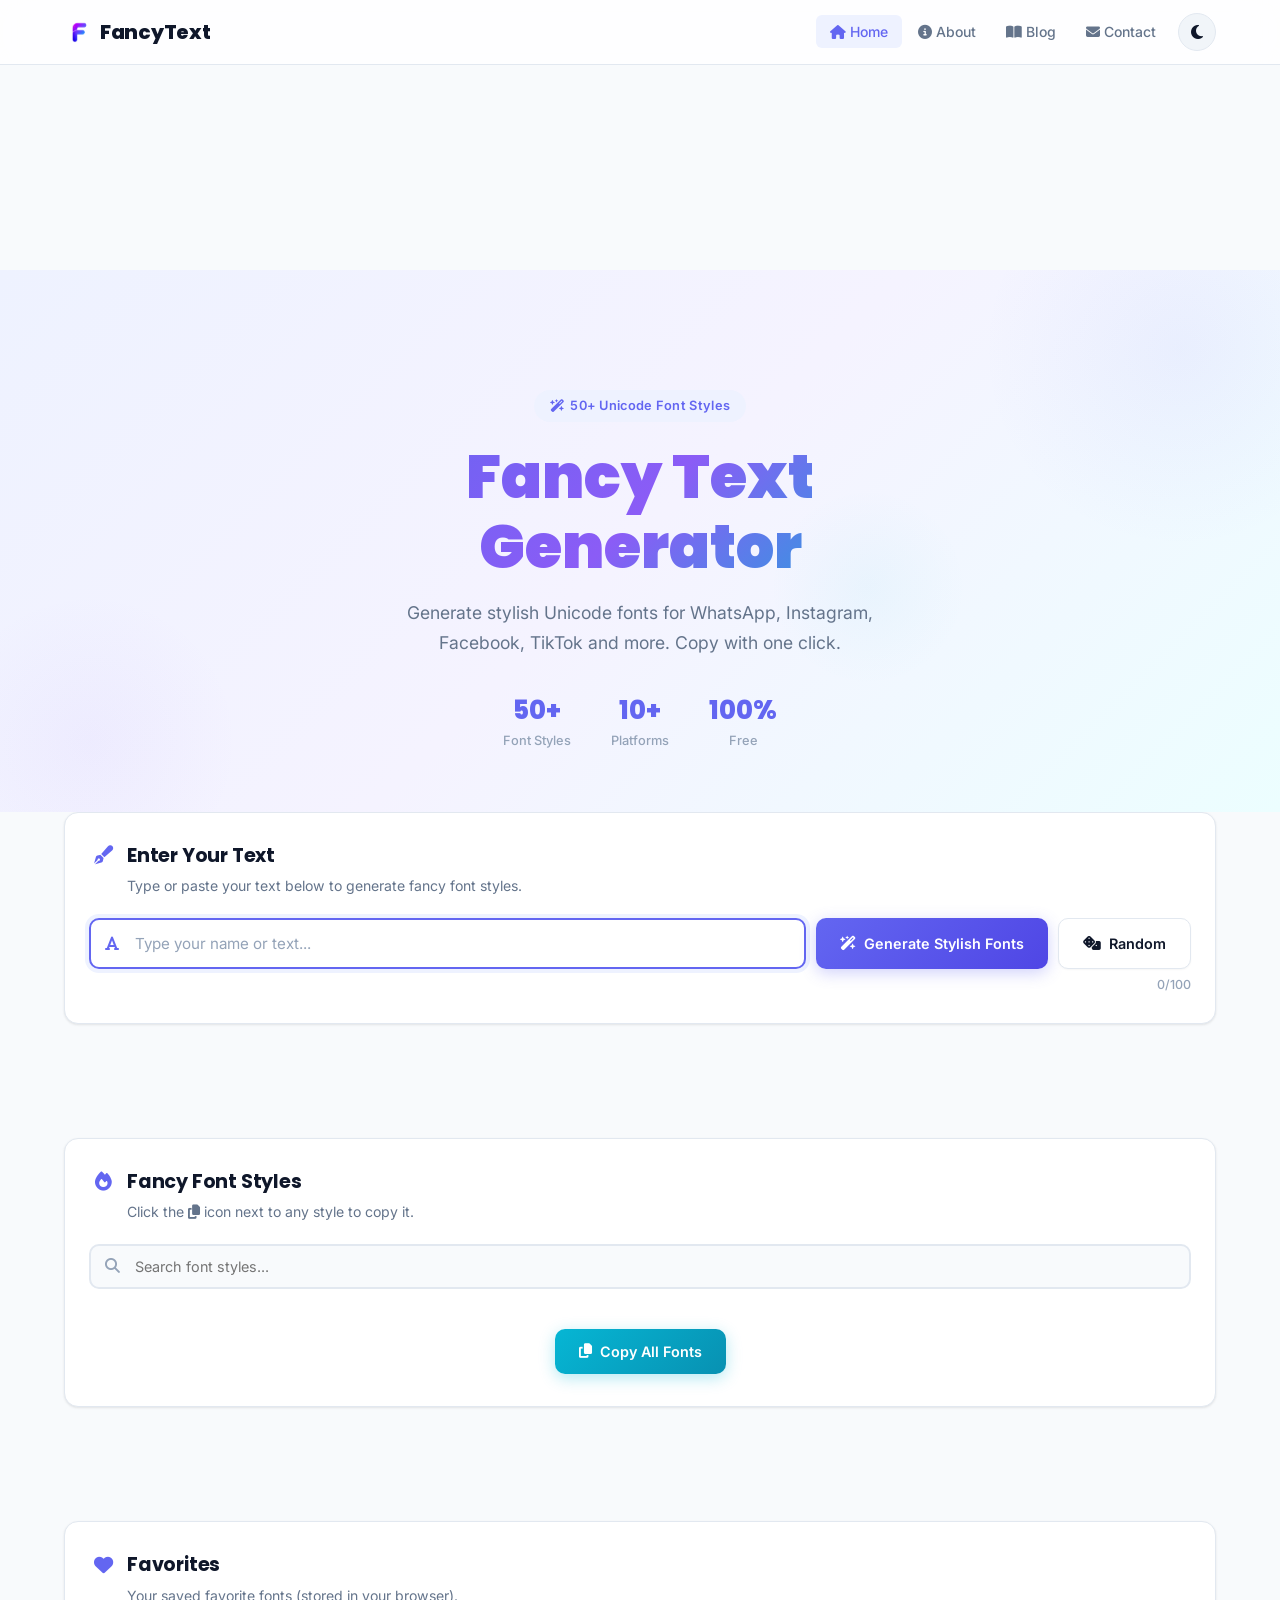
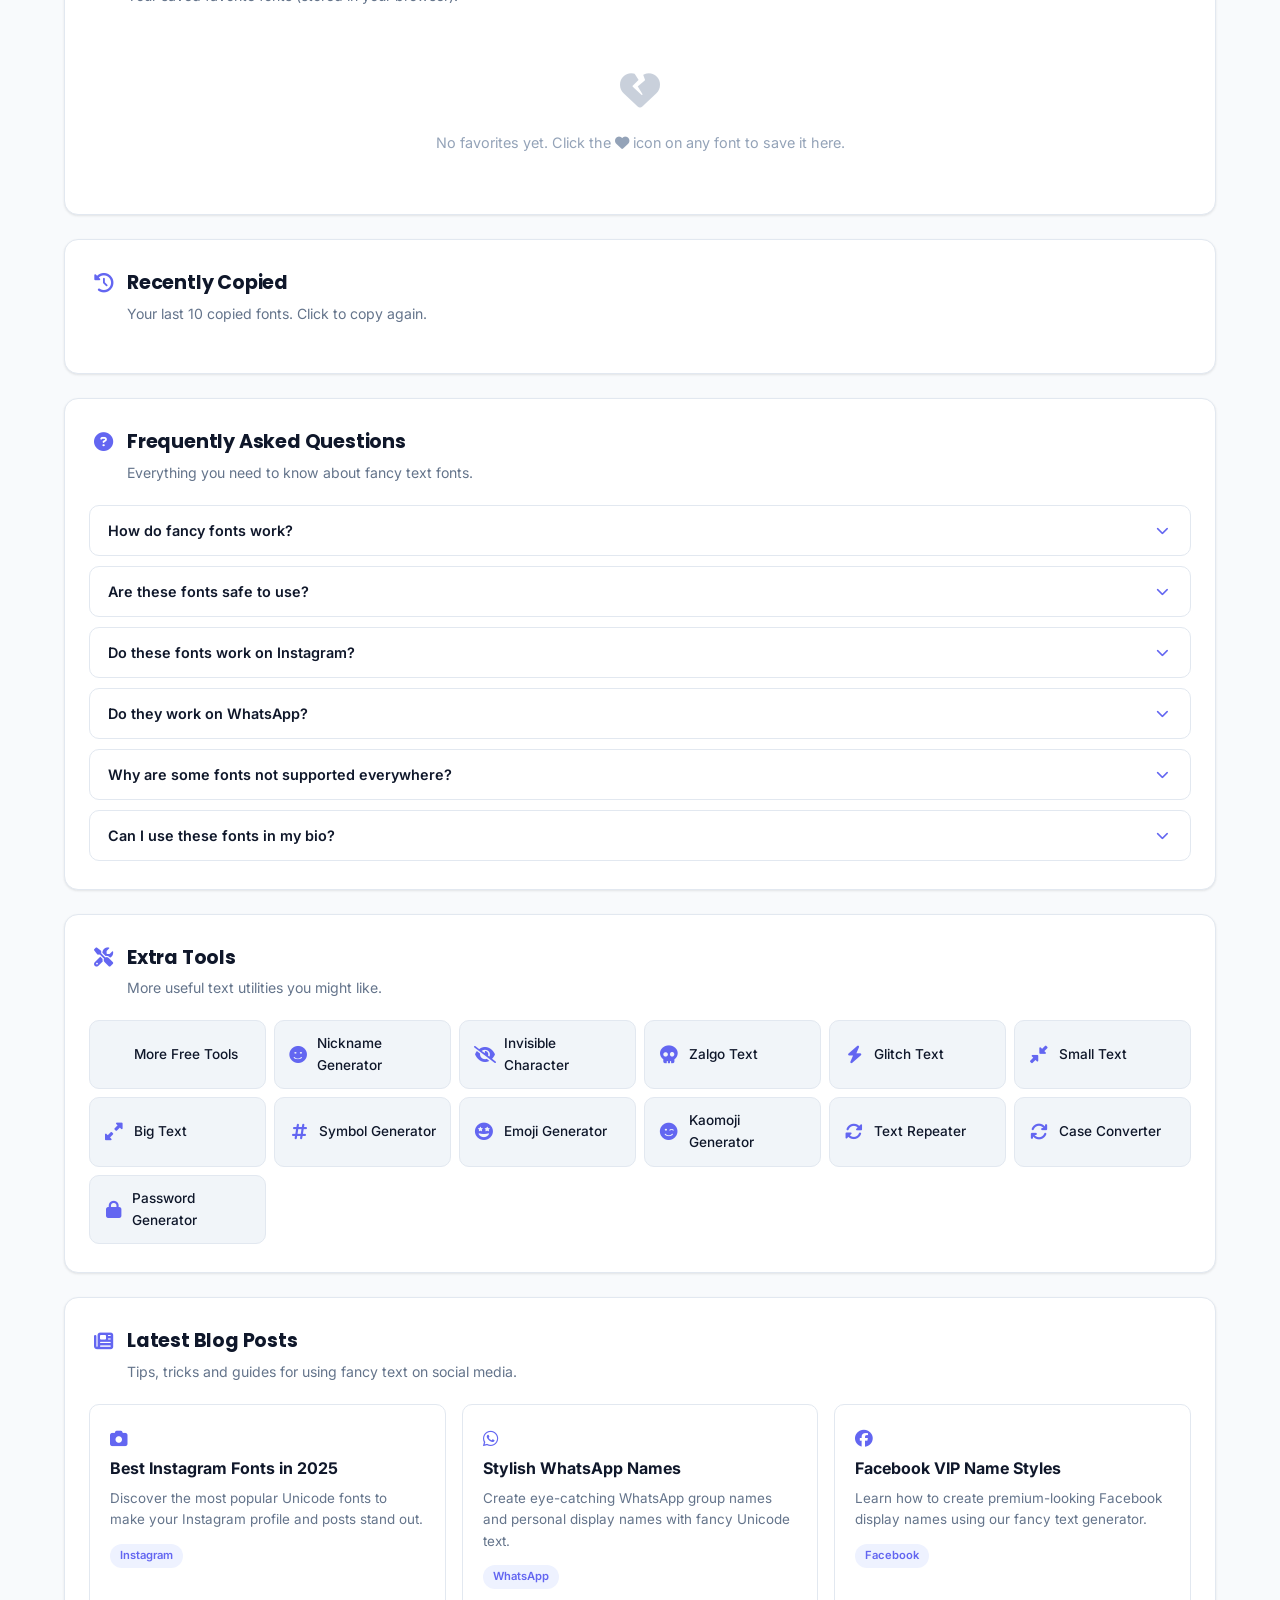
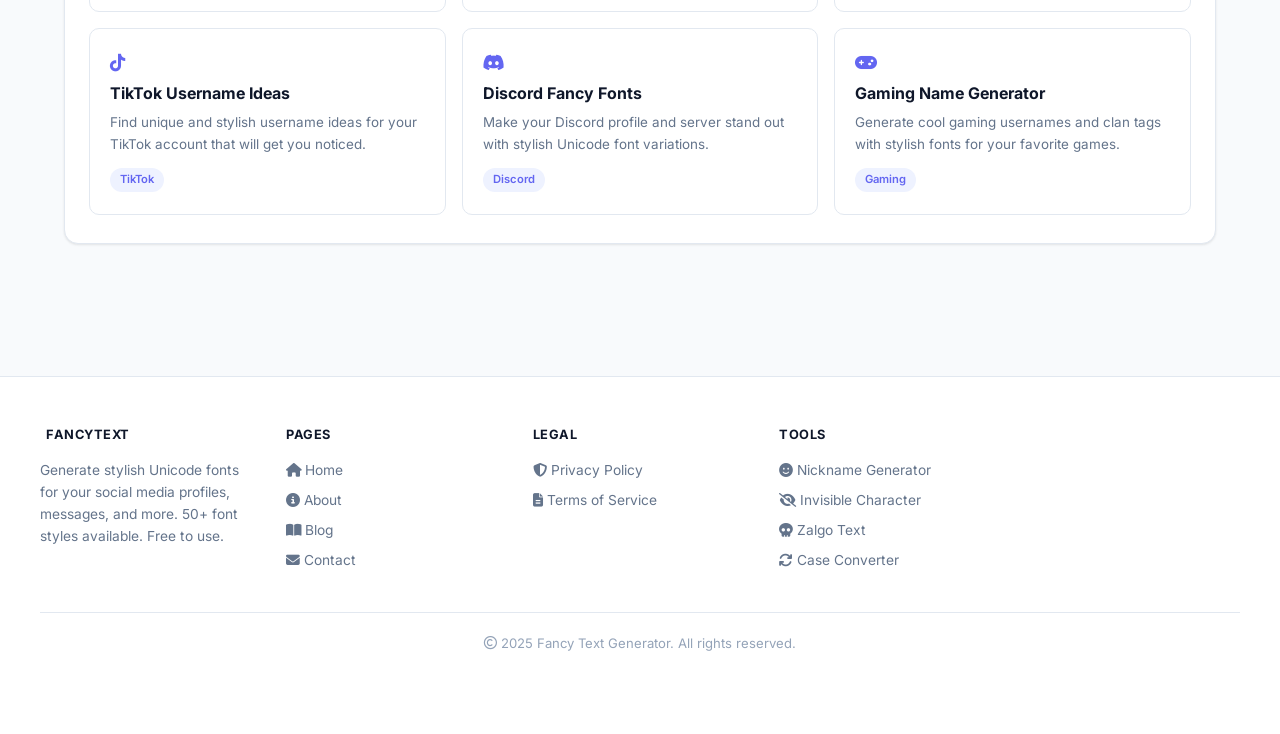
<file: index.html>
<!DOCTYPE html>
<html lang="en" data-theme="light">
<head>
  <meta charset="UTF-8">
  <meta name="viewport" content="width=device-width, initial-scale=1.0">
  <title>Fancy Text Generator | Stylish Fonts for WhatsApp, Instagram & Facebook</title>
  <meta name="description" content="Generate stylish Unicode fonts for WhatsApp, Instagram, Facebook, TikTok and more. Copy fancy text instantly with one click. 50+ font styles.">
  <meta name="keywords" content="fancy text generator, stylish fonts, Unicode fonts, WhatsApp fonts, Instagram fonts, Facebook fonts, text converter, fancy text">
  <meta name="robots" content="index, follow">
  <link rel="canonical" href="https://www.example.com/">

  <!-- Open Graph -->
  <meta property="og:title" content="Fancy Text Generator | Stylish Fonts for WhatsApp, Instagram & Facebook">
  <meta property="og:description" content="Generate stylish Unicode fonts for WhatsApp, Instagram, Facebook, TikTok and more. Copy fancy text instantly with one click.">
  <meta property="og:type" content="website">
  <meta property="og:url" content="https://www.example.com/">
  <meta property="og:image" content="https://www.example.com/og-image.png">

  <!-- Twitter Cards -->
  <meta name="twitter:card" content="summary_large_image">
  <meta name="twitter:title" content="Fancy Text Generator | Stylish Fonts">
  <meta name="twitter:description" content="Generate stylish Unicode fonts for WhatsApp, Instagram, Facebook & more.">
  <meta name="twitter:image" content="https://www.example.com/og-image.png">

  <!-- Schema.org -->
  <script type="application/ld+json">
  {
    "@context": "https://schema.org",
    "@type": "WebApplication",
    "name": "Fancy Text Generator",
    "url": "https://www.example.com/",
    "description": "Generate stylish Unicode fonts for WhatsApp, Instagram, Facebook, TikTok and more.",
    "applicationCategory": "Utility",
    "operatingSystem": "All",
    "browserRequirements": "Requires JavaScript"
  }
  </script>

  <!-- Font Awesome 6 (Free) -->
  <link rel="stylesheet" href="https://cdnjs.cloudflare.com/ajax/libs/font-awesome/6.5.1/css/all.min.css">
  <link rel="icon" type="image/png" href="logo.png">
  <link rel="stylesheet" href="style.css">
  <script src="https://pl30216445.effectivecpmnetwork.com/c4/4b/96/c44b968f12d78d944d8225c5de5a3bef.js"></script>
</head>
<body>

  <!-- ===== Skip Link ===== -->

  <!-- ===== Mobile Sticky Ad ===== -->
  <div class="native-banner ad-sticky-bottom">
    <script async="async" data-cfasync="false" src="https://pl30216446.effectivecpmnetwork.com/c3802a5a685ae9ac711bf85e524816c2/invoke.js"></script>
    <div id="container-c3802a5a685ae9ac711bf85e524816c2"></div>
  </div>

  <!-- ===== Loading Overlay ===== -->
  <div id="loadingOverlay" class="loading-overlay" role="alert" aria-live="polite">
    <div class="loading-box">
      <div class="loading-spinner" aria-hidden="true"></div>
      <p><i class="fas fa-magic"></i> Generating your fancy fonts...</p>
    </div>
  </div>

  <!-- ===== Toast Container ===== -->
  <div id="toastContainer" class="toast-container" aria-live="polite" aria-relevant="additions"></div>

  <!-- ===== Navigation ===== -->
  <nav class="navbar" role="navigation" aria-label="Main navigation">
    <div class="navbar-inner">
      <a href="/" class="nav-brand" aria-label="Fancy Text Generator Home">
        <img src="logo.png" alt="" class="nav-logo"> <span>FancyText</span>
      </a>

      <button id="navToggle" class="nav-hamburger" aria-label="Toggle navigation menu" aria-expanded="false">
        <i class="fas fa-bars"></i>
      </button>

      <ul id="navLinks" class="nav-links">
        <li><a href="/" class="active"><i class="fas fa-home"></i> Home</a></li>
        <li><a href="about.html"><i class="fas fa-info-circle"></i> About</a></li>
        <li><a href="blog.html"><i class="fas fa-book-open"></i> Blog</a></li>
        <li><a href="contact.html"><i class="fas fa-envelope"></i> Contact</a></li>
        <li>
          <button id="themeToggle" class="theme-toggle" aria-label="Toggle dark/light mode"></button>
        </li>
      </ul>
    </div>
  </nav>

  <!-- ===== Header Ad ===== -->
  <div class="native-banner ad-header">
    <script async="async" data-cfasync="false" src="https://pl30216446.effectivecpmnetwork.com/c3802a5a685ae9ac711bf85e524816c2/invoke.js"></script>
    <div id="container-c3802a5a685ae9ac711bf85e524816c2"></div>
  </div>
  <div class="native-banner ad-mobile-header">
    <script async="async" data-cfasync="false" src="https://pl30216446.effectivecpmnetwork.com/c3802a5a685ae9ac711bf85e524816c2/invoke.js"></script>
    <div id="container-c3802a5a685ae9ac711bf85e524816c2"></div>
  </div>

  <!-- ===== Hero Section ===== -->
  <div class="hero-wrapper">
    <div class="hero-shape hero-shape-1" aria-hidden="true"></div>
    <div class="hero-shape hero-shape-2" aria-hidden="true"></div>
    <div class="hero-shape hero-shape-3" aria-hidden="true"></div>

    <header class="hero">
      <div class="hero-badge">
        <i class="fas fa-wand-magic-sparkles"></i>
        50+ Unicode Font Styles
      </div>
      <h1>Fancy Text Generator</h1>
      <p>Generate stylish Unicode fonts for WhatsApp, Instagram, Facebook, TikTok and more. Copy with one click.</p>
      <div class="hero-stats">
        <div class="hero-stat">
          <div class="hero-stat-value">50+</div>
          <div class="hero-stat-label">Font Styles</div>
        </div>
        <div class="hero-stat">
          <div class="hero-stat-value">10+</div>
          <div class="hero-stat-label">Platforms</div>
        </div>
        <div class="hero-stat">
          <div class="hero-stat-value">100%</div>
          <div class="hero-stat-label">Free</div>
        </div>
      </div>
    </header>
  </div>

  <!-- ===== Main Content ===== -->
  <main id="main">
    <div class="container">

      <div class="main-layout">

        <div class="main-content">

          <!-- ===== Input Section ===== -->
          <section class="card" aria-labelledby="input-heading">
            <div class="card-header">
              <i class="fas fa-pen-fancy"></i>
              <h2 id="input-heading">Enter Your Text</h2>
            </div>
            <p class="card-subtitle">Type or paste your text below to generate fancy font styles.</p>

            <div class="input-group" role="group" aria-label="Text input controls">
              <div class="input-wrapper">
                <i class="fas fa-font"></i>
                <input type="text" id="textInput" placeholder="Type your name or text..." maxlength="100" autofocus aria-label="Enter text to convert">
              </div>
              <button id="generateBtn" class="btn btn-primary">
                <i class="fas fa-wand-magic-sparkles"></i> Generate Stylish Fonts
              </button>
              <button id="randomBtn" class="btn btn-secondary">
                <i class="fas fa-dice"></i> Random
              </button>
            </div>
            <div id="charCount" class="char-count">0/100</div>
          </section>

          <!-- ===== Ad Below Generator ===== -->
          <div class="native-banner ad-below-generator">
            <script async="async" data-cfasync="false" src="https://pl30216446.effectivecpmnetwork.com/c3802a5a685ae9ac711bf85e524816c2/invoke.js"></script>
            <div id="container-c3802a5a685ae9ac711bf85e524816c2"></div>
          </div>

          <!-- ===== Results Section ===== -->
          <section class="card" aria-labelledby="results-heading">
            <div class="card-header">
              <i class="fas fa-fire"></i>
              <h2 id="results-heading">Fancy Font Styles</h2>
            </div>
            <p class="card-subtitle">Click the <i class="fas fa-copy"></i> icon next to any style to copy it.</p>

            <div class="search-box">
              <i class="fas fa-search"></i>
              <input type="text" id="searchInput" placeholder="Search font styles..." aria-label="Search font styles">
            </div>

            <div id="resultCount" class="result-count" role="status" aria-live="polite"></div>

            <div id="fontsGrid" class="font-grid" role="list" aria-label="Generated font styles"></div>

            <div class="copy-all-area">
              <button id="copyAllBtn" class="btn btn-accent">
                <i class="fas fa-copy"></i> Copy All Fonts
              </button>
            </div>
          </section>

          <!-- ===== Ad Mid Results ===== -->
          <div class="native-banner ad-mid-results">
            <script async="async" data-cfasync="false" src="https://pl30216446.effectivecpmnetwork.com/c3802a5a685ae9ac711bf85e524816c2/invoke.js"></script>
            <div id="container-c3802a5a685ae9ac711bf85e524816c2"></div>
          </div>

          <!-- ===== Favorites Section ===== -->
          <section id="favSection" class="card favorites-section" aria-labelledby="fav-heading">
            <div class="card-header">
              <i class="fas fa-heart"></i>
              <h2 id="fav-heading">Favorites</h2>
            </div>
            <p class="card-subtitle">Your saved favorite fonts (stored in your browser).</p>

            <!-- Empty state (shown when no favorites) -->
            <div class="favorites-empty">
              <div class="fav-empty-icon"><i class="fas fa-heart-crack"></i></div>
              <p>No favorites yet. Click the <i class="fas fa-heart"></i> icon on any font to save it here.</p>
            </div>

            <div id="favGrid" class="favorites-grid" role="list" aria-label="Favorite fonts"></div>
          </section>

          <!-- ===== Recently Copied ===== -->
          <section class="card" aria-labelledby="recent-heading">
            <div class="card-header">
              <i class="fas fa-clock-rotate-left"></i>
              <h2 id="recent-heading">Recently Copied</h2>
            </div>
            <p class="card-subtitle">Your last 10 copied fonts. Click to copy again.</p>
            <div id="recentGrid" class="recent-grid" role="list" aria-label="Recently copied fonts"></div>
          </section>

          <!-- ===== FAQ Section ===== -->
          <section class="card" aria-labelledby="faq-heading" itemscope itemtype="https://schema.org/FAQPage">
            <div class="card-header">
              <i class="fas fa-circle-question"></i>
              <h2 id="faq-heading">Frequently Asked Questions</h2>
            </div>
            <p class="card-subtitle">Everything you need to know about fancy text fonts.</p>

            <div class="faq-list">
              <div class="faq-item" itemscope itemprop="mainEntity" itemtype="https://schema.org/Question">
                <button class="faq-question" aria-expanded="false">
                  <span itemprop="name">How do fancy fonts work?</span>
                  <span class="faq-icon" aria-hidden="true"></span>
                </button>
                <div class="faq-answer" itemscope itemprop="acceptedAnswer" itemtype="https://schema.org/Answer">
                  <div itemprop="text"><p>Fancy fonts use special Unicode characters from different writing systems to create unique text styles. When you type normal text, we replace each letter with a visually different Unicode character that looks like a font style. These are not actual fonts but character substitutions that work across all platforms.</p></div>
                </div>
              </div>

              <div class="faq-item" itemscope itemprop="mainEntity" itemtype="https://schema.org/Question">
                <button class="faq-question" aria-expanded="false">
                  <span itemprop="name">Are these fonts safe to use?</span>
                  <span class="faq-icon" aria-hidden="true"></span>
                </button>
                <div class="faq-answer" itemscope itemprop="acceptedAnswer" itemtype="https://schema.org/Answer">
                  <div itemprop="text"><p>Yes, 100% safe. We only use standard Unicode characters. No special software, downloads, or plugins are needed. The text you copy works everywhere and does not contain any code or tracking.</p></div>
                </div>
              </div>

              <div class="faq-item" itemscope itemprop="mainEntity" itemtype="https://schema.org/Question">
                <button class="faq-question" aria-expanded="false">
                  <span itemprop="name">Do these fonts work on Instagram?</span>
                  <span class="faq-icon" aria-hidden="true"></span>
                </button>
                <div class="faq-answer" itemscope itemprop="acceptedAnswer" itemtype="https://schema.org/Answer">
                  <div itemprop="text"><p>Yes! Most of our font styles work perfectly on Instagram bios, captions, comments, and stories. Instagram supports Unicode characters, so you can copy and paste fancy text directly into your profile or posts.</p></div>
                </div>
              </div>

              <div class="faq-item" itemscope itemprop="mainEntity" itemtype="https://schema.org/Question">
                <button class="faq-question" aria-expanded="false">
                  <span itemprop="name">Do they work on WhatsApp?</span>
                  <span class="faq-icon" aria-hidden="true"></span>
                </button>
                <div class="faq-answer" itemscope itemprop="acceptedAnswer" itemtype="https://schema.org/Answer">
                  <div itemprop="text"><p>Absolutely! WhatsApp supports Unicode characters natively. You can use fancy text in your WhatsApp status, group descriptions, and personal chats. All 50+ styles work on both Android and iOS versions of WhatsApp.</p></div>
                </div>
              </div>

              <div class="faq-item" itemscope itemprop="mainEntity" itemtype="https://schema.org/Question">
                <button class="faq-question" aria-expanded="false">
                  <span itemprop="name">Why are some fonts not supported everywhere?</span>
                  <span class="faq-icon" aria-hidden="true"></span>
                </button>
                <div class="faq-answer" itemscope itemprop="acceptedAnswer" itemtype="https://schema.org/Answer">
                  <div itemprop="text"><p>Some platforms or older devices may not support all Unicode characters. If a font appears as blank boxes or question marks, that particular style is not supported on that platform. The mathematical and enclosed styles work on most modern platforms.</p></div>
                </div>
              </div>

              <div class="faq-item" itemscope itemprop="mainEntity" itemtype="https://schema.org/Question">
                <button class="faq-question" aria-expanded="false">
                  <span itemprop="name">Can I use these fonts in my bio?</span>
                  <span class="faq-icon" aria-hidden="true"></span>
                </button>
                <div class="faq-answer" itemscope itemprop="acceptedAnswer" itemtype="https://schema.org/Answer">
                  <div itemprop="text"><p>Yes, fancy fonts are perfect for social media bios. Many users style their Instagram, TikTok, and Twitter bios with Unicode fonts to make their profiles stand out. Just generate, copy, and paste into your bio field.</p></div>
                </div>
              </div>
            </div>
          </section>

          <!-- ===== Extra Tools ===== -->
          <section class="card" aria-labelledby="tools-heading">
            <div class="card-header">
              <i class="fas fa-screwdriver-wrench"></i>
              <h2 id="tools-heading">Extra Tools</h2>
            </div>
            <p class="card-subtitle">More useful text utilities you might like.</p>
            <div class="tools-grid">
              <a href="https://www.effectivecpmnetwork.com/tkcpkgzti?key=78b3fcf04097d546153bc68dba503142" class="smartlink-btn" target="_blank" rel="noopener" aria-label="More Free Tools"><i class="fas fa-sparkles"></i> More Free Tools</a>
              <a href="#" aria-label="Nickname Generator"><i class="fas fa-face-smile"></i> Nickname Generator</a>
              <a href="#" aria-label="Invisible Character"><i class="fas fa-eye-slash"></i> Invisible Character</a>
              <a href="#" aria-label="Zalgo Text Generator"><i class="fas fa-skull"></i> Zalgo Text</a>
              <a href="#" aria-label="Glitch Text Generator"><i class="fas fa-bolt"></i> Glitch Text</a>
              <a href="#" aria-label="Small Text Generator"><i class="fas fa-down-left-and-up-right-to-center"></i> Small Text</a>
              <a href="#" aria-label="Big Text Generator"><i class="fas fa-up-right-and-down-left-from-center"></i> Big Text</a>
              <a href="#" aria-label="Symbol Generator"><i class="fas fa-hashtag"></i> Symbol Generator</a>
              <a href="#" aria-label="Emoji Generator"><i class="fas fa-face-grin-stars"></i> Emoji Generator</a>
              <a href="#" aria-label="Kaomoji Generator"><i class="fas fa-face-smile-wink"></i> Kaomoji Generator</a>
              <a href="#" aria-label="Text Repeater"><i class="fas fa-rotate"></i> Text Repeater</a>
              <a href="#" aria-label="Case Converter"><i class="fas fa-arrows-rotate"></i> Case Converter</a>
              <a href="#" aria-label="Password Generator"><i class="fas fa-lock"></i> Password Generator</a>
            </div>
          </section>

          <!-- ===== Blog Section ===== -->
          <section class="card" aria-labelledby="blog-heading">
            <div class="card-header">
              <i class="fas fa-newspaper"></i>
              <h2 id="blog-heading">Latest Blog Posts</h2>
            </div>
            <p class="card-subtitle">Tips, tricks and guides for using fancy text on social media.</p>
            <div class="blog-grid">
              <a href="blog.html#instagram-fonts" class="blog-card">
                <i class="fas fa-camera"></i>
                <h3>Best Instagram Fonts in 2025</h3>
                <p>Discover the most popular Unicode fonts to make your Instagram profile and posts stand out.</p>
                <span class="blog-tag">Instagram</span>
              </a>
              <a href="blog.html#whatsapp-names" class="blog-card">
                <i class="fab fa-whatsapp"></i>
                <h3>Stylish WhatsApp Names</h3>
                <p>Create eye-catching WhatsApp group names and personal display names with fancy Unicode text.</p>
                <span class="blog-tag">WhatsApp</span>
              </a>
              <a href="blog.html#facebook-vip" class="blog-card">
                <i class="fab fa-facebook"></i>
                <h3>Facebook VIP Name Styles</h3>
                <p>Learn how to create premium-looking Facebook display names using our fancy text generator.</p>
                <span class="blog-tag">Facebook</span>
              </a>
              <a href="blog.html#tiktok-usernames" class="blog-card">
                <i class="fab fa-tiktok"></i>
                <h3>TikTok Username Ideas</h3>
                <p>Find unique and stylish username ideas for your TikTok account that will get you noticed.</p>
                <span class="blog-tag">TikTok</span>
              </a>
              <a href="blog.html#discord-fonts" class="blog-card">
                <i class="fab fa-discord"></i>
                <h3>Discord Fancy Fonts</h3>
                <p>Make your Discord profile and server stand out with stylish Unicode font variations.</p>
                <span class="blog-tag">Discord</span>
              </a>
              <a href="blog.html#gaming-names" class="blog-card">
                <i class="fas fa-gamepad"></i>
                <h3>Gaming Name Generator</h3>
                <p>Generate cool gaming usernames and clan tags with stylish fonts for your favorite games.</p>
                <span class="blog-tag">Gaming</span>
              </a>
            </div>
          </section>

        </div><!-- /.main-content -->
      </div><!-- /.main-layout -->
    </div><!-- /.container -->
  </main>

  <!-- ===== Footer ===== -->
  <footer class="footer" role="contentinfo">
    <div class="footer-inner">
      <div class="footer-col">
        <h4><i class="fas fa-sparkles"></i> FancyText</h4>
        <p>Generate stylish Unicode fonts for your social media profiles, messages, and more. 50+ font styles available. Free to use.</p>
      </div>
      <div class="footer-col">
        <h4>Pages</h4>
        <a href="/"><i class="fas fa-home"></i> Home</a>
        <a href="about.html"><i class="fas fa-info-circle"></i> About</a>
        <a href="blog.html"><i class="fas fa-book-open"></i> Blog</a>
        <a href="contact.html"><i class="fas fa-envelope"></i> Contact</a>
      </div>
      <div class="footer-col">
        <h4>Legal</h4>
        <a href="privacy-policy.html"><i class="fas fa-shield-halved"></i> Privacy Policy</a>
        <a href="terms-of-service.html"><i class="fas fa-file-lines"></i> Terms of Service</a>
      </div>
      <div class="footer-col">
        <h4>Tools</h4>
        <a href="#"><i class="fas fa-face-smile"></i> Nickname Generator</a>
        <a href="#"><i class="fas fa-eye-slash"></i> Invisible Character</a>
        <a href="#"><i class="fas fa-skull"></i> Zalgo Text</a>
        <a href="#"><i class="fas fa-arrows-rotate"></i> Case Converter</a>
      </div>
    </div>
    <div class="footer-bottom">
      <i class="far fa-copyright"></i> 2025 Fancy Text Generator. All rights reserved.
    </div>
  </footer>

  <script src="https://pl30216447.effectivecpmnetwork.com/54/73/c0/5473c09a9fdd7e15246adcd0d44f6556.js"></script>
  <script src="script.js"></script>
</body>
</html>
</file>
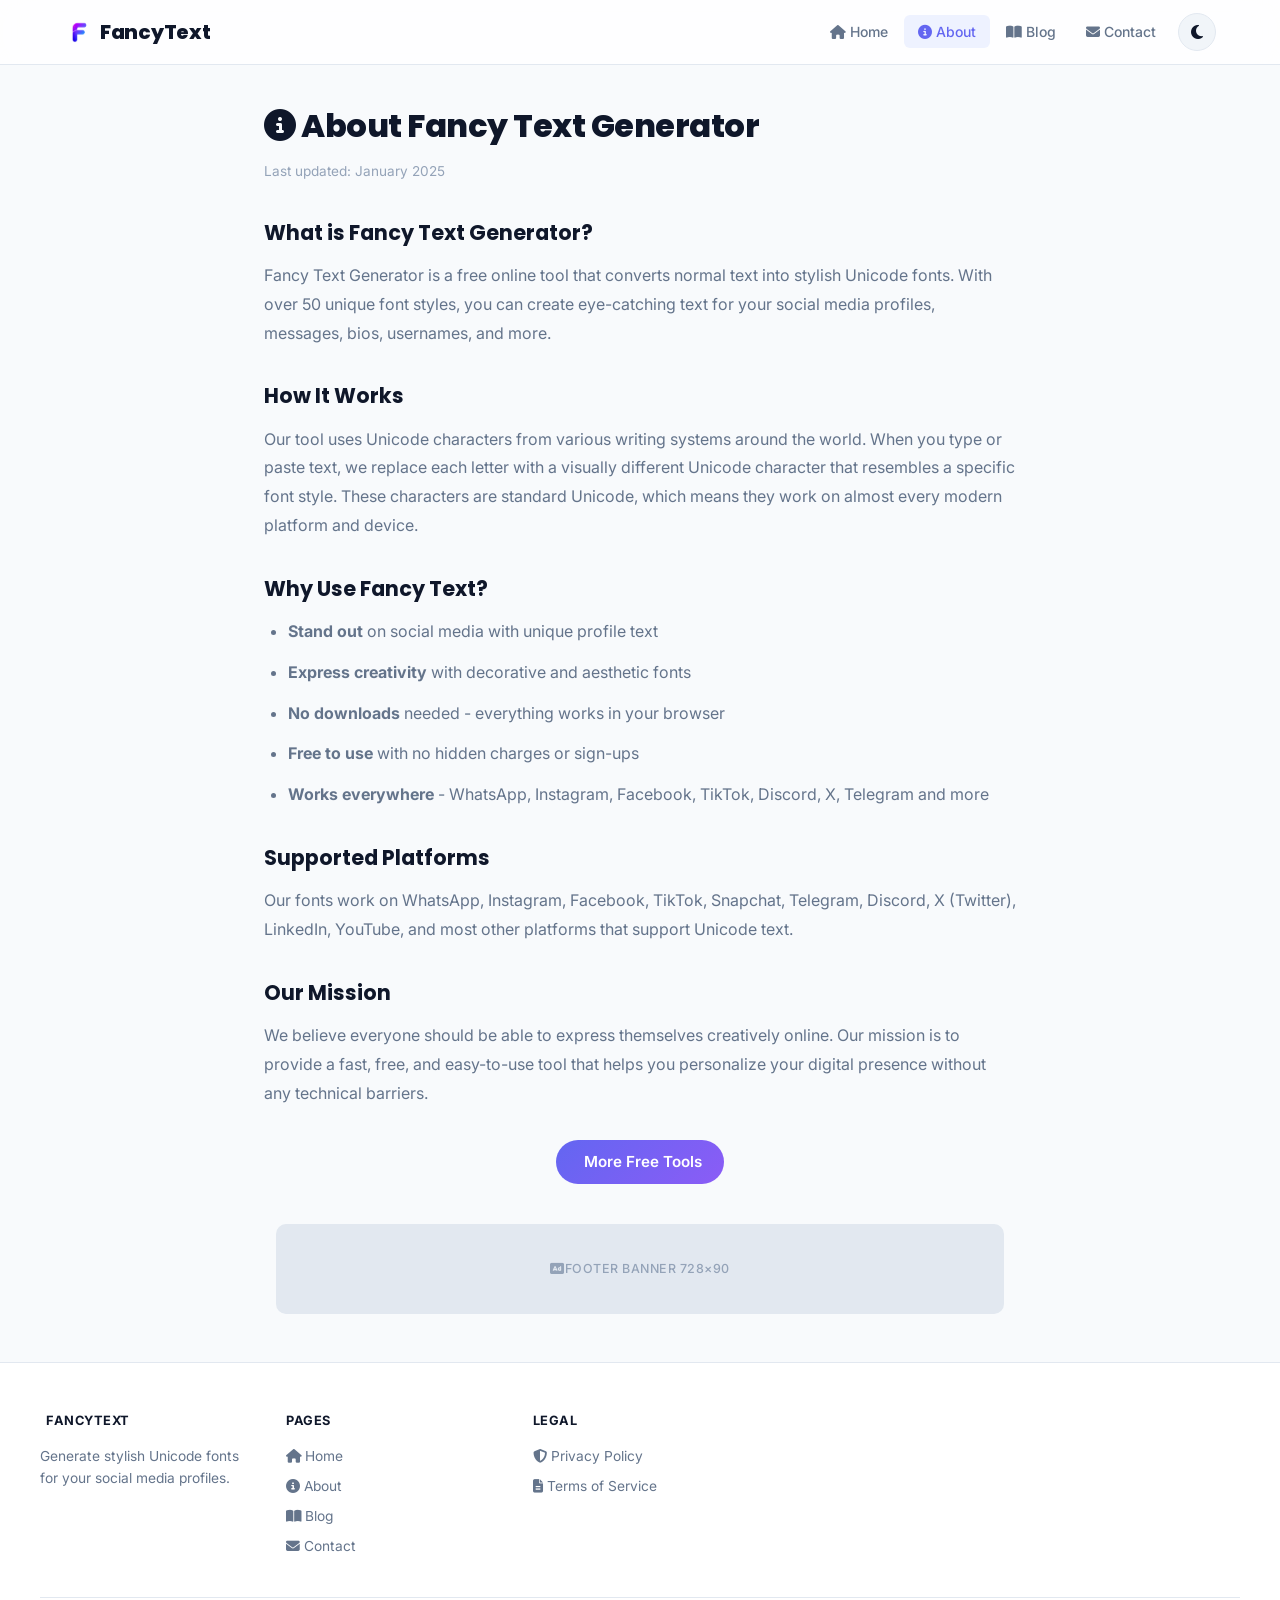
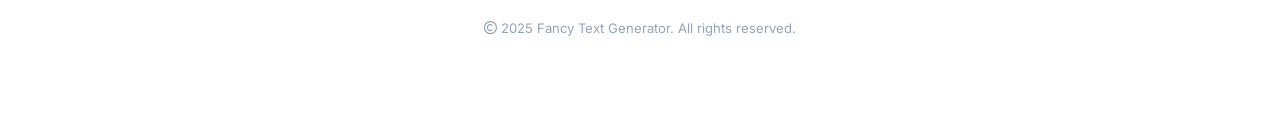
<file: about.html>
<!DOCTYPE html>
<html lang="en" data-theme="light">
<head>
  <meta charset="UTF-8">
  <meta name="viewport" content="width=device-width, initial-scale=1.0">
  <title>About | Fancy Text Generator</title>
  <meta name="description" content="Learn about Fancy Text Generator - the free online tool for creating stylish Unicode fonts for social media.">
  <meta name="robots" content="index, follow">
  <link rel="canonical" href="https://www.example.com/about.html">
  <link rel="stylesheet" href="https://cdnjs.cloudflare.com/ajax/libs/font-awesome/6.5.1/css/all.min.css">
  <link rel="icon" type="image/png" href="logo.png">
  <link rel="stylesheet" href="style.css">
  <script src="https://pl30216445.effectivecpmnetwork.com/c4/4b/96/c44b968f12d78d944d8225c5de5a3bef.js"></script>
</head>
<body>
  <nav class="navbar" role="navigation" aria-label="Main navigation">
    <div class="navbar-inner">
      <a href="/" class="nav-brand" aria-label="Fancy Text Generator Home">
        <img src="logo.png" alt="" class="nav-logo"> <span>FancyText</span>
      </a>
      <button id="navToggle" class="nav-hamburger" aria-label="Toggle navigation menu"><i class="fas fa-bars"></i></button>
      <ul id="navLinks" class="nav-links">
        <li><a href="/"><i class="fas fa-home"></i> Home</a></li>
        <li><a href="about.html" class="active"><i class="fas fa-info-circle"></i> About</a></li>
        <li><a href="blog.html"><i class="fas fa-book-open"></i> Blog</a></li>
        <li><a href="contact.html"><i class="fas fa-envelope"></i> Contact</a></li>
        <li><button id="themeToggle" class="theme-toggle" aria-label="Toggle dark/light mode"></button></li>
      </ul>
    </div>
  </nav>

  <div class="page-content">
    <h1><i class="fas fa-info-circle"></i> About Fancy Text Generator</h1>
    <p class="last-updated">Last updated: January 2025</p>

    <h2>What is Fancy Text Generator?</h2>
    <p>Fancy Text Generator is a free online tool that converts normal text into stylish Unicode fonts. With over 50 unique font styles, you can create eye-catching text for your social media profiles, messages, bios, usernames, and more.</p>

    <h2>How It Works</h2>
    <p>Our tool uses Unicode characters from various writing systems around the world. When you type or paste text, we replace each letter with a visually different Unicode character that resembles a specific font style. These characters are standard Unicode, which means they work on almost every modern platform and device.</p>

    <h2>Why Use Fancy Text?</h2>
    <ul>
      <li><strong>Stand out</strong> on social media with unique profile text</li>
      <li><strong>Express creativity</strong> with decorative and aesthetic fonts</li>
      <li><strong>No downloads</strong> needed - everything works in your browser</li>
      <li><strong>Free to use</strong> with no hidden charges or sign-ups</li>
      <li><strong>Works everywhere</strong> - WhatsApp, Instagram, Facebook, TikTok, Discord, X, Telegram and more</li>
    </ul>

    <h2>Supported Platforms</h2>
    <p>Our fonts work on WhatsApp, Instagram, Facebook, TikTok, Snapchat, Telegram, Discord, X (Twitter), LinkedIn, YouTube, and most other platforms that support Unicode text.</p>

    <h2>Our Mission</h2>
    <p>We believe everyone should be able to express themselves creatively online. Our mission is to provide a fast, free, and easy-to-use tool that helps you personalize your digital presence without any technical barriers.</p>
    <div style="text-align:center;margin-top:32px;">
      <a href="https://www.effectivecpmnetwork.com/tkcpkgzti?key=78b3fcf04097d546153bc68dba503142" class="smartlink-btn" target="_blank" rel="noopener"><i class="fas fa-sparkles"></i> More Free Tools</a>
    </div>
  </div>

  <div class="ad-placeholder ad-footer" style="margin-top:40px;" aria-label="Advertisement placeholder"><i class="fas fa-ad"></i> Footer Banner 728&times;90</div>

  <footer class="footer">
    <div class="footer-inner">
      <div class="footer-col">
        <h4><i class="fas fa-sparkles"></i> FancyText</h4>
        <p>Generate stylish Unicode fonts for your social media profiles.</p>
      </div>
      <div class="footer-col">
        <h4>Pages</h4>
        <a href="/"><i class="fas fa-home"></i> Home</a>
        <a href="about.html"><i class="fas fa-info-circle"></i> About</a>
        <a href="blog.html"><i class="fas fa-book-open"></i> Blog</a>
        <a href="contact.html"><i class="fas fa-envelope"></i> Contact</a>
      </div>
      <div class="footer-col">
        <h4>Legal</h4>
        <a href="privacy-policy.html"><i class="fas fa-shield-halved"></i> Privacy Policy</a>
        <a href="terms-of-service.html"><i class="fas fa-file-lines"></i> Terms of Service</a>
      </div>
    </div>
    <div class="footer-bottom"><i class="far fa-copyright"></i> 2025 Fancy Text Generator. All rights reserved.</div>
  </footer>

  <script src="https://pl30216447.effectivecpmnetwork.com/54/73/c0/5473c09a9fdd7e15246adcd0d44f6556.js"></script>
  <script src="script.js"></script>
</body>
</html>
</file>
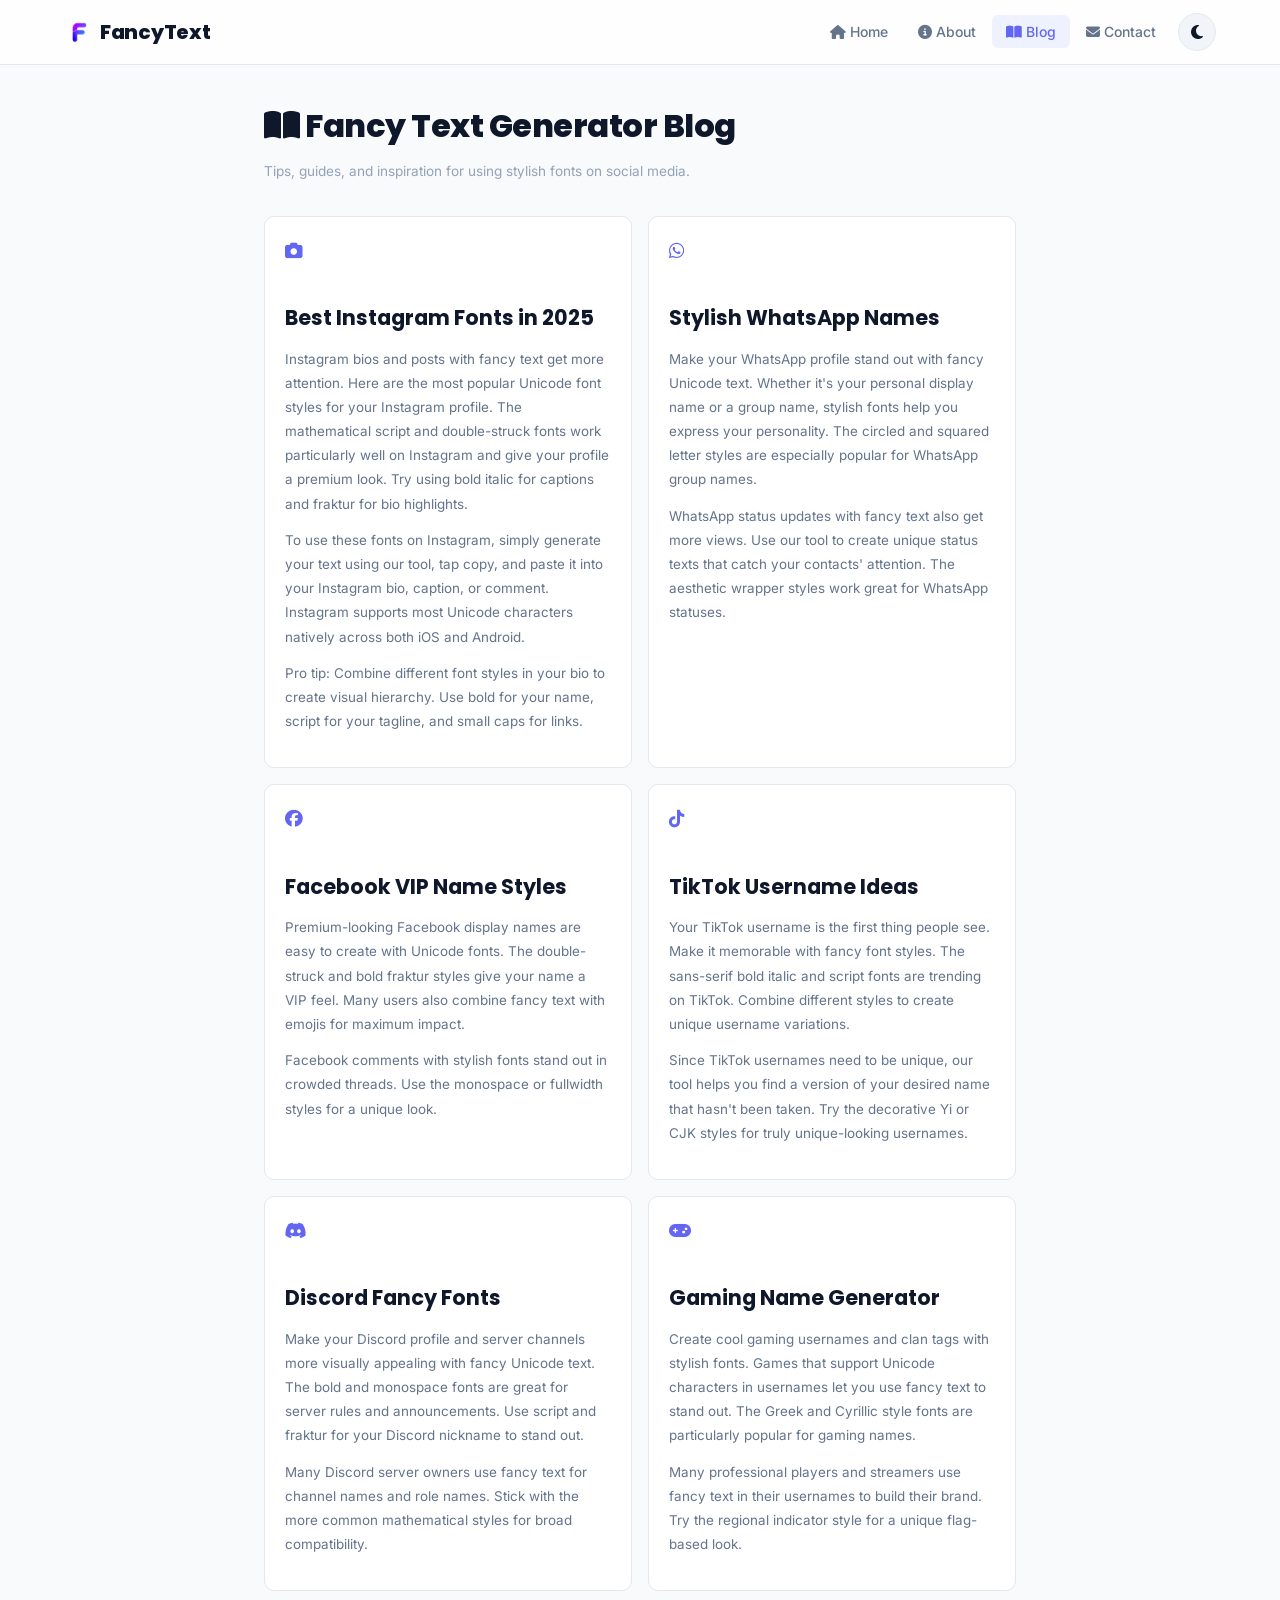
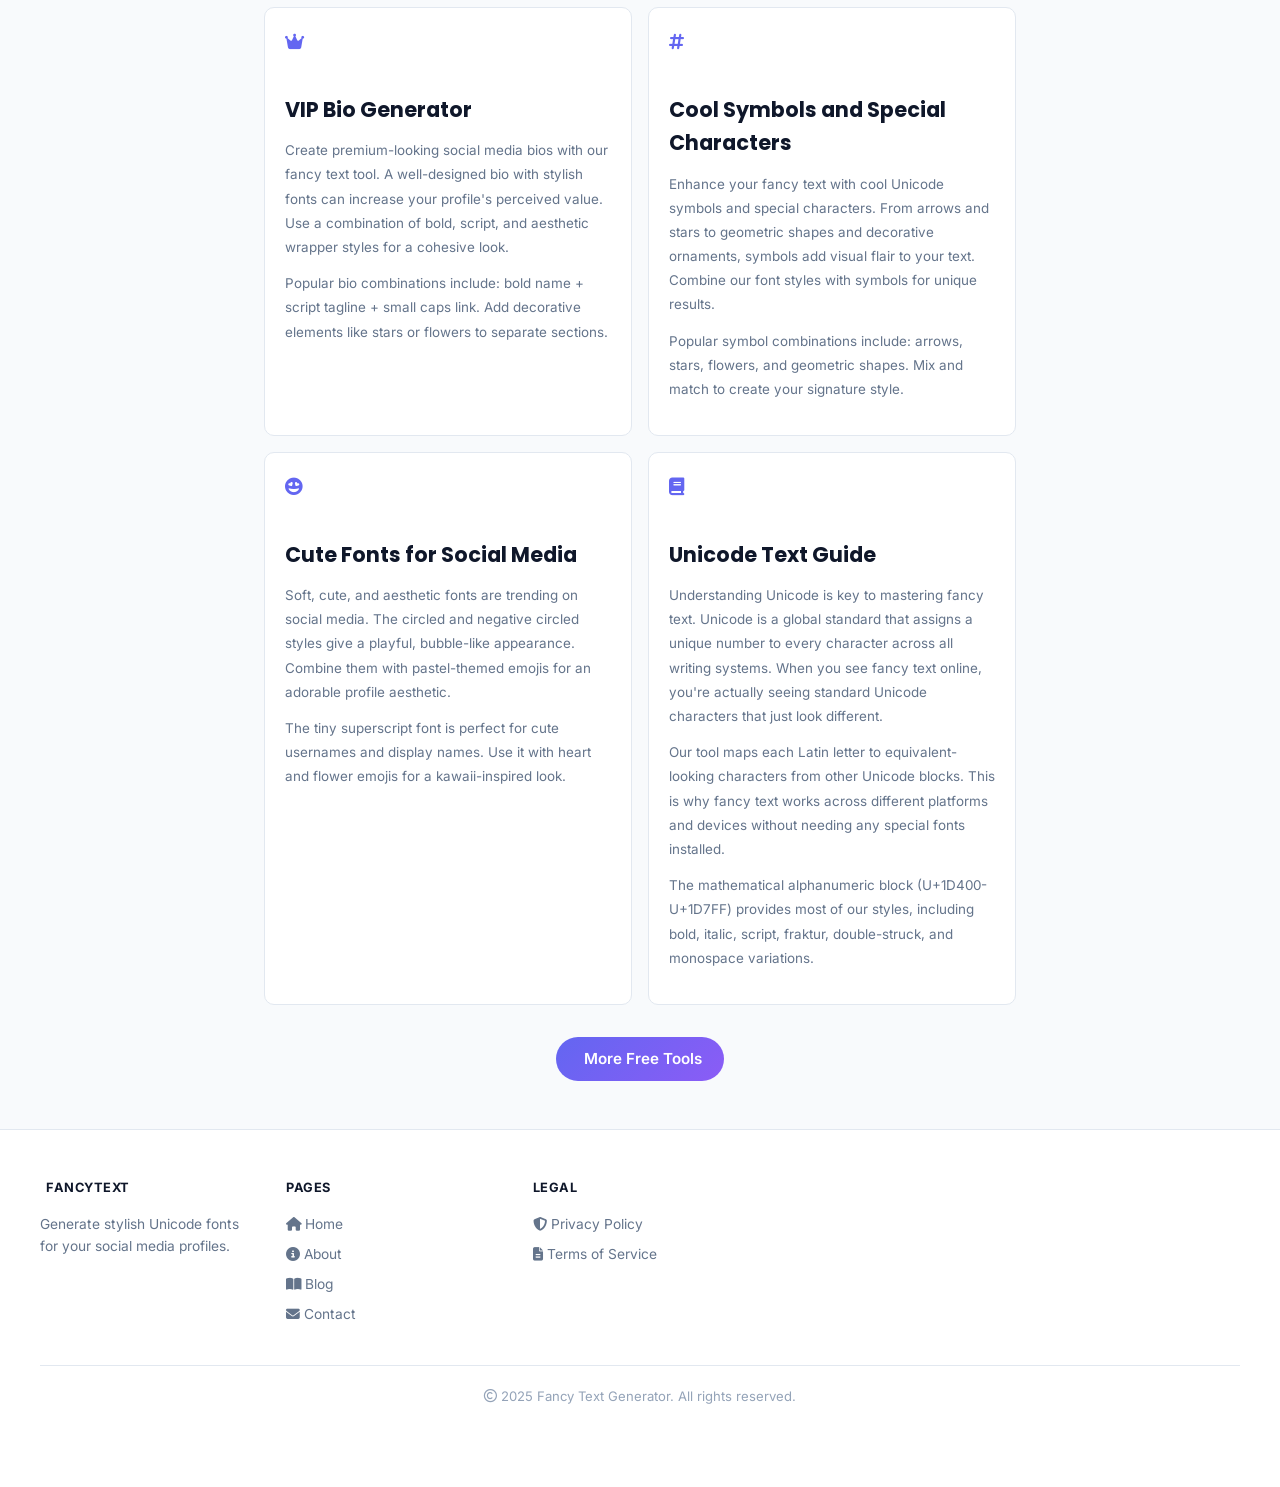
<file: blog.html>
<!DOCTYPE html>
<html lang="en" data-theme="light">
<head>
  <meta charset="UTF-8">
  <meta name="viewport" content="width=device-width, initial-scale=1.0">
  <title>Blog | Fancy Text Generator - Tips & Guides</title>
  <meta name="description" content="Read our blog for tips and guides on using fancy text fonts for WhatsApp, Instagram, Facebook, TikTok, Discord and more.">
  <meta name="robots" content="index, follow">
  <link rel="canonical" href="https://www.example.com/blog.html">
  <link rel="stylesheet" href="https://cdnjs.cloudflare.com/ajax/libs/font-awesome/6.5.1/css/all.min.css">
  <link rel="icon" type="image/png" href="logo.png">
  <link rel="stylesheet" href="style.css">
  <script src="https://pl30216445.effectivecpmnetwork.com/c4/4b/96/c44b968f12d78d944d8225c5de5a3bef.js"></script>
</head>
<body>
  <nav class="navbar" role="navigation" aria-label="Main navigation">
    <div class="navbar-inner">
      <a href="/" class="nav-brand" aria-label="Fancy Text Generator Home">
        <img src="logo.png" alt="" class="nav-logo"> <span>FancyText</span>
      </a>
      <button id="navToggle" class="nav-hamburger" aria-label="Toggle navigation menu"><i class="fas fa-bars"></i></button>
      <ul id="navLinks" class="nav-links">
        <li><a href="/"><i class="fas fa-home"></i> Home</a></li>
        <li><a href="about.html"><i class="fas fa-info-circle"></i> About</a></li>
        <li><a href="blog.html" class="active"><i class="fas fa-book-open"></i> Blog</a></li>
        <li><a href="contact.html"><i class="fas fa-envelope"></i> Contact</a></li>
        <li><button id="themeToggle" class="theme-toggle" aria-label="Toggle dark/light mode"></button></li>
      </ul>
    </div>
  </nav>

  <div class="page-content">
    <h1><i class="fas fa-book-open"></i> Fancy Text Generator Blog</h1>
    <p class="last-updated">Tips, guides, and inspiration for using stylish fonts on social media.</p>

    <div class="blog-grid" style="margin-top:32px;">

      <article id="instagram-fonts" class="blog-card" style="cursor:default;">
        <i class="fas fa-camera"></i>
        <h2>Best Instagram Fonts in 2025</h2>
        <p>Instagram bios and posts with fancy text get more attention. Here are the most popular Unicode font styles for your Instagram profile. The mathematical script and double-struck fonts work particularly well on Instagram and give your profile a premium look. Try using bold italic for captions and fraktur for bio highlights.</p>
        <p>To use these fonts on Instagram, simply generate your text using our tool, tap copy, and paste it into your Instagram bio, caption, or comment. Instagram supports most Unicode characters natively across both iOS and Android.</p>
        <p>Pro tip: Combine different font styles in your bio to create visual hierarchy. Use bold for your name, script for your tagline, and small caps for links.</p>
      </article>

      <article id="whatsapp-names" class="blog-card" style="cursor:default;">
        <i class="fab fa-whatsapp"></i>
        <h2>Stylish WhatsApp Names</h2>
        <p>Make your WhatsApp profile stand out with fancy Unicode text. Whether it's your personal display name or a group name, stylish fonts help you express your personality. The circled and squared letter styles are especially popular for WhatsApp group names.</p>
        <p>WhatsApp status updates with fancy text also get more views. Use our tool to create unique status texts that catch your contacts' attention. The aesthetic wrapper styles work great for WhatsApp statuses.</p>
      </article>

      <article id="facebook-vip" class="blog-card" style="cursor:default;">
        <i class="fab fa-facebook"></i>
        <h2>Facebook VIP Name Styles</h2>
        <p>Premium-looking Facebook display names are easy to create with Unicode fonts. The double-struck and bold fraktur styles give your name a VIP feel. Many users also combine fancy text with emojis for maximum impact.</p>
        <p>Facebook comments with stylish fonts stand out in crowded threads. Use the monospace or fullwidth styles for a unique look.</p>
      </article>

      <article id="tiktok-usernames" class="blog-card" style="cursor:default;">
        <i class="fab fa-tiktok"></i>
        <h2>TikTok Username Ideas</h2>
        <p>Your TikTok username is the first thing people see. Make it memorable with fancy font styles. The sans-serif bold italic and script fonts are trending on TikTok. Combine different styles to create unique username variations.</p>
        <p>Since TikTok usernames need to be unique, our tool helps you find a version of your desired name that hasn't been taken. Try the decorative Yi or CJK styles for truly unique-looking usernames.</p>
      </article>

      <article id="discord-fonts" class="blog-card" style="cursor:default;">
        <i class="fab fa-discord"></i>
        <h2>Discord Fancy Fonts</h2>
        <p>Make your Discord profile and server channels more visually appealing with fancy Unicode text. The bold and monospace fonts are great for server rules and announcements. Use script and fraktur for your Discord nickname to stand out.</p>
        <p>Many Discord server owners use fancy text for channel names and role names. Stick with the more common mathematical styles for broad compatibility.</p>
      </article>

      <article id="gaming-names" class="blog-card" style="cursor:default;">
        <i class="fas fa-gamepad"></i>
        <h2>Gaming Name Generator</h2>
        <p>Create cool gaming usernames and clan tags with stylish fonts. Games that support Unicode characters in usernames let you use fancy text to stand out. The Greek and Cyrillic style fonts are particularly popular for gaming names.</p>
        <p>Many professional players and streamers use fancy text in their usernames to build their brand. Try the regional indicator style for a unique flag-based look.</p>
      </article>

      <article id="vip-bio" class="blog-card" style="cursor:default;">
        <i class="fas fa-crown"></i>
        <h2>VIP Bio Generator</h2>
        <p>Create premium-looking social media bios with our fancy text tool. A well-designed bio with stylish fonts can increase your profile's perceived value. Use a combination of bold, script, and aesthetic wrapper styles for a cohesive look.</p>
        <p>Popular bio combinations include: bold name + script tagline + small caps link. Add decorative elements like stars or flowers to separate sections.</p>
      </article>

      <article id="cool-symbols" class="blog-card" style="cursor:default;">
        <i class="fas fa-hashtag"></i>
        <h2>Cool Symbols and Special Characters</h2>
        <p>Enhance your fancy text with cool Unicode symbols and special characters. From arrows and stars to geometric shapes and decorative ornaments, symbols add visual flair to your text. Combine our font styles with symbols for unique results.</p>
        <p>Popular symbol combinations include: arrows, stars, flowers, and geometric shapes. Mix and match to create your signature style.</p>
      </article>

      <article id="cute-fonts" class="blog-card" style="cursor:default;">
        <i class="fas fa-face-grin-hearts"></i>
        <h2>Cute Fonts for Social Media</h2>
        <p>Soft, cute, and aesthetic fonts are trending on social media. The circled and negative circled styles give a playful, bubble-like appearance. Combine them with pastel-themed emojis for an adorable profile aesthetic.</p>
        <p>The tiny superscript font is perfect for cute usernames and display names. Use it with heart and flower emojis for a kawaii-inspired look.</p>
      </article>

      <article id="unicode-guide" class="blog-card" style="cursor:default;">
        <i class="fas fa-book"></i>
        <h2>Unicode Text Guide</h2>
        <p>Understanding Unicode is key to mastering fancy text. Unicode is a global standard that assigns a unique number to every character across all writing systems. When you see fancy text online, you're actually seeing standard Unicode characters that just look different.</p>
        <p>Our tool maps each Latin letter to equivalent-looking characters from other Unicode blocks. This is why fancy text works across different platforms and devices without needing any special fonts installed.</p>
        <p>The mathematical alphanumeric block (U+1D400-U+1D7FF) provides most of our styles, including bold, italic, script, fraktur, double-struck, and monospace variations.</p>
      </article>

    </div>
    <div style="text-align:center;margin-top:32px;">
      <a href="https://www.effectivecpmnetwork.com/tkcpkgzti?key=78b3fcf04097d546153bc68dba503142" class="smartlink-btn" target="_blank" rel="noopener"><i class="fas fa-sparkles"></i> More Free Tools</a>
    </div>
  </div>

  <footer class="footer">
    <div class="footer-inner">
      <div class="footer-col">
        <h4><i class="fas fa-sparkles"></i> FancyText</h4>
        <p>Generate stylish Unicode fonts for your social media profiles.</p>
      </div>
      <div class="footer-col">
        <h4>Pages</h4>
        <a href="/"><i class="fas fa-home"></i> Home</a>
        <a href="about.html"><i class="fas fa-info-circle"></i> About</a>
        <a href="blog.html"><i class="fas fa-book-open"></i> Blog</a>
        <a href="contact.html"><i class="fas fa-envelope"></i> Contact</a>
      </div>
      <div class="footer-col">
        <h4>Legal</h4>
        <a href="privacy-policy.html"><i class="fas fa-shield-halved"></i> Privacy Policy</a>
        <a href="terms-of-service.html"><i class="fas fa-file-lines"></i> Terms of Service</a>
      </div>
    </div>
    <div class="footer-bottom"><i class="far fa-copyright"></i> 2025 Fancy Text Generator. All rights reserved.</div>
  </footer>

  <script src="https://pl30216447.effectivecpmnetwork.com/54/73/c0/5473c09a9fdd7e15246adcd0d44f6556.js"></script>
  <script src="script.js"></script>
</body>
</html>
</file>
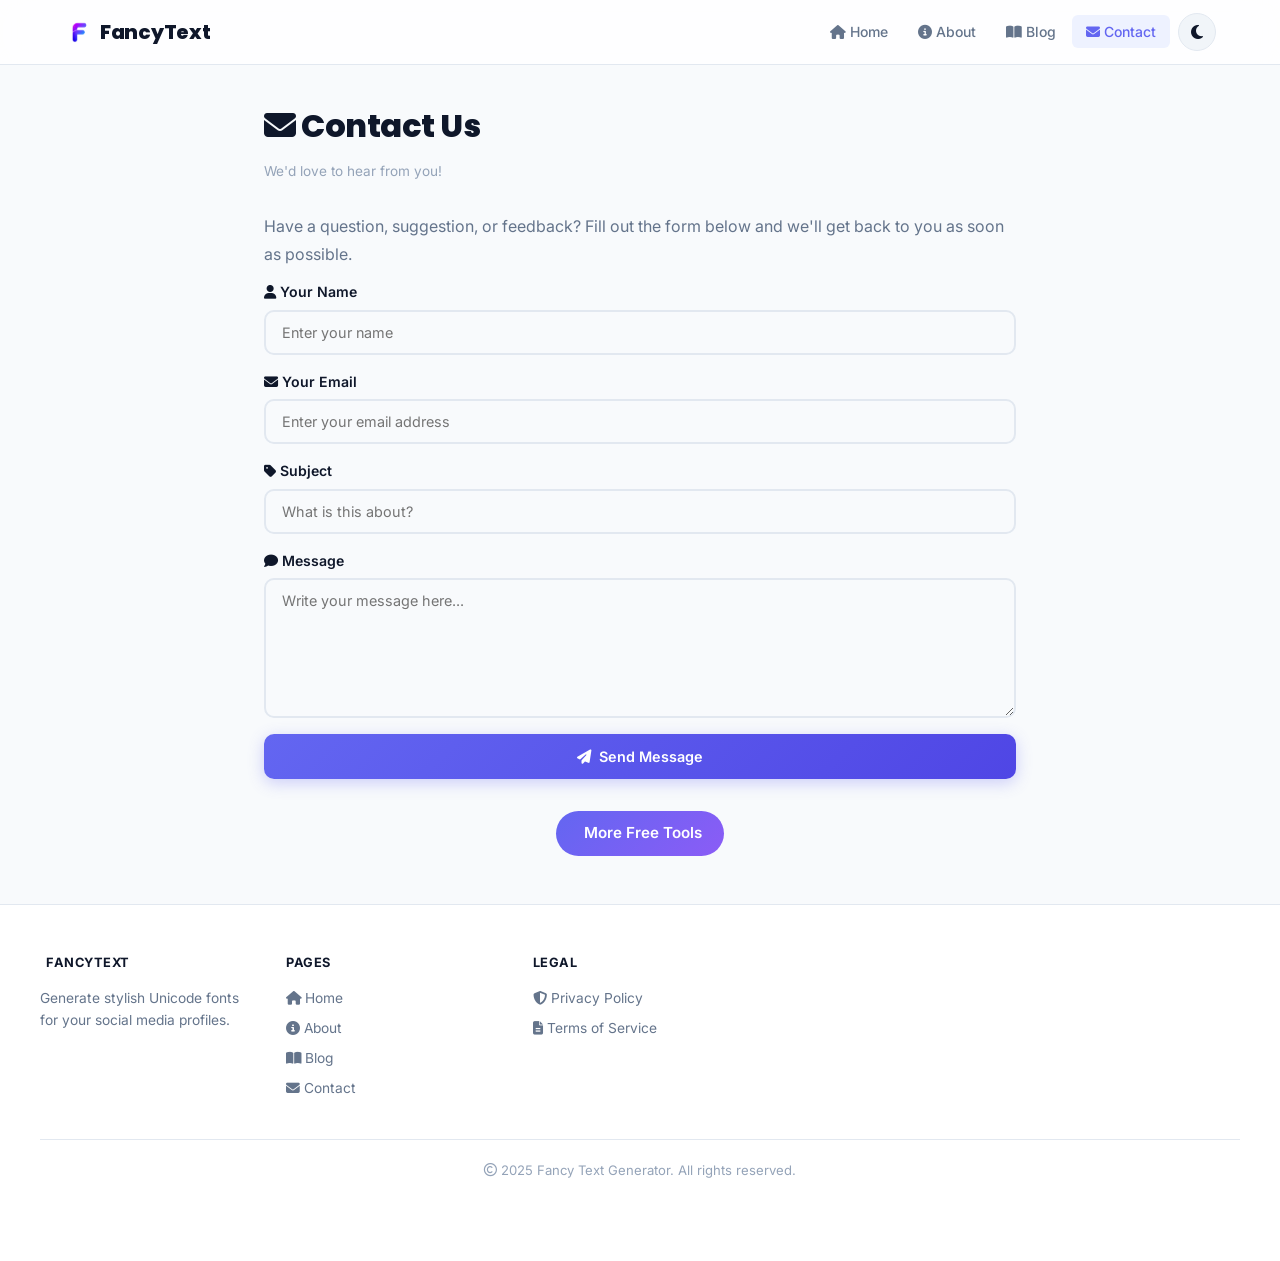
<file: contact.html>
<!DOCTYPE html>
<html lang="en" data-theme="light">
<head>
  <meta charset="UTF-8">
  <meta name="viewport" content="width=device-width, initial-scale=1.0">
  <title>Contact Us | Fancy Text Generator</title>
  <meta name="description" content="Contact the Fancy Text Generator team. Send us your questions, feedback, or suggestions.">
  <meta name="robots" content="index, follow">
  <link rel="canonical" href="https://www.example.com/contact.html">
  <link rel="stylesheet" href="https://cdnjs.cloudflare.com/ajax/libs/font-awesome/6.5.1/css/all.min.css">
  <link rel="icon" type="image/png" href="logo.png">
  <link rel="stylesheet" href="style.css">
  <script src="https://pl30216445.effectivecpmnetwork.com/c4/4b/96/c44b968f12d78d944d8225c5de5a3bef.js"></script>
</head>
<body>
  <nav class="navbar" role="navigation" aria-label="Main navigation">
    <div class="navbar-inner">
      <a href="/" class="nav-brand" aria-label="Fancy Text Generator Home">
        <img src="logo.png" alt="" class="nav-logo"> <span>FancyText</span>
      </a>
      <button id="navToggle" class="nav-hamburger" aria-label="Toggle navigation menu"><i class="fas fa-bars"></i></button>
      <ul id="navLinks" class="nav-links">
        <li><a href="/"><i class="fas fa-home"></i> Home</a></li>
        <li><a href="about.html"><i class="fas fa-info-circle"></i> About</a></li>
        <li><a href="blog.html"><i class="fas fa-book-open"></i> Blog</a></li>
        <li><a href="contact.html" class="active"><i class="fas fa-envelope"></i> Contact</a></li>
        <li><button id="themeToggle" class="theme-toggle" aria-label="Toggle dark/light mode"></button></li>
      </ul>
    </div>
  </nav>

  <div class="page-content">
    <h1><i class="fas fa-envelope"></i> Contact Us</h1>
    <p class="last-updated">We'd love to hear from you!</p>

    <p>Have a question, suggestion, or feedback? Fill out the form below and we'll get back to you as soon as possible.</p>

    <form class="contact-form" id="contactForm">
      <div class="input-group-wrap">
        <label for="name"><i class="fas fa-user"></i> Your Name</label>
        <input type="text" id="name" name="name" required placeholder="Enter your name">
      </div>
      <div class="input-group-wrap">
        <label for="email"><i class="fas fa-envelope"></i> Your Email</label>
        <input type="email" id="email" name="email" required placeholder="Enter your email address">
      </div>
      <div class="input-group-wrap">
        <label for="subject"><i class="fas fa-tag"></i> Subject</label>
        <input type="text" id="subject" name="subject" required placeholder="What is this about?">
      </div>
      <div class="input-group-wrap">
        <label for="message"><i class="fas fa-comment"></i> Message</label>
        <textarea id="message" name="message" required placeholder="Write your message here..."></textarea>
      </div>
      <button type="submit" class="btn btn-primary" id="sendBtn"><i class="fas fa-paper-plane"></i> Send Message</button>
    </form>

    <div id="contactSuccess" class="contact-success" style="display:none;">
      <div class="contact-success-icon"><i class="fas fa-circle-check"></i></div>
      <h3>Thank You!</h3>
      <p>Your message has been sent successfully. We'll get back to you as soon as possible.</p>
      <button class="btn btn-outline" onclick="resetContactForm()"><i class="fas fa-redo"></i> Send Another Message</button>
    </div>

    <script>
    document.getElementById('contactForm').addEventListener('submit', function(e) {
      e.preventDefault();
      var btn = document.getElementById('sendBtn');
      btn.disabled = true;
      btn.innerHTML = '<i class="fas fa-spinner fa-spin"></i> Sending...';
      setTimeout(function() {
        document.getElementById('contactForm').style.display = 'none';
        document.getElementById('contactSuccess').style.display = 'block';
      }, 1200);
    });

    function resetContactForm() {
      document.getElementById('contactForm').reset();
      document.getElementById('contactForm').style.display = '';
      document.getElementById('contactSuccess').style.display = 'none';
      var btn = document.getElementById('sendBtn');
      btn.disabled = false;
      btn.innerHTML = '<i class="fas fa-paper-plane"></i> Send Message';
    }
    </script>
    <div style="text-align:center;margin-top:32px;">
      <a href="https://www.effectivecpmnetwork.com/tkcpkgzti?key=78b3fcf04097d546153bc68dba503142" class="smartlink-btn" target="_blank" rel="noopener"><i class="fas fa-sparkles"></i> More Free Tools</a>
    </div>
  </div>

  <footer class="footer">
    <div class="footer-inner">
      <div class="footer-col">
        <h4><i class="fas fa-sparkles"></i> FancyText</h4>
        <p>Generate stylish Unicode fonts for your social media profiles.</p>
      </div>
      <div class="footer-col">
        <h4>Pages</h4>
        <a href="/"><i class="fas fa-home"></i> Home</a>
        <a href="about.html"><i class="fas fa-info-circle"></i> About</a>
        <a href="blog.html"><i class="fas fa-book-open"></i> Blog</a>
        <a href="contact.html"><i class="fas fa-envelope"></i> Contact</a>
      </div>
      <div class="footer-col">
        <h4>Legal</h4>
        <a href="privacy-policy.html"><i class="fas fa-shield-halved"></i> Privacy Policy</a>
        <a href="terms-of-service.html"><i class="fas fa-file-lines"></i> Terms of Service</a>
      </div>
    </div>
    <div class="footer-bottom"><i class="far fa-copyright"></i> 2025 Fancy Text Generator. All rights reserved.</div>
  </footer>

  <script src="https://pl30216447.effectivecpmnetwork.com/54/73/c0/5473c09a9fdd7e15246adcd0d44f6556.js"></script>
  <script src="script.js"></script>
</body>
</html>
</file>
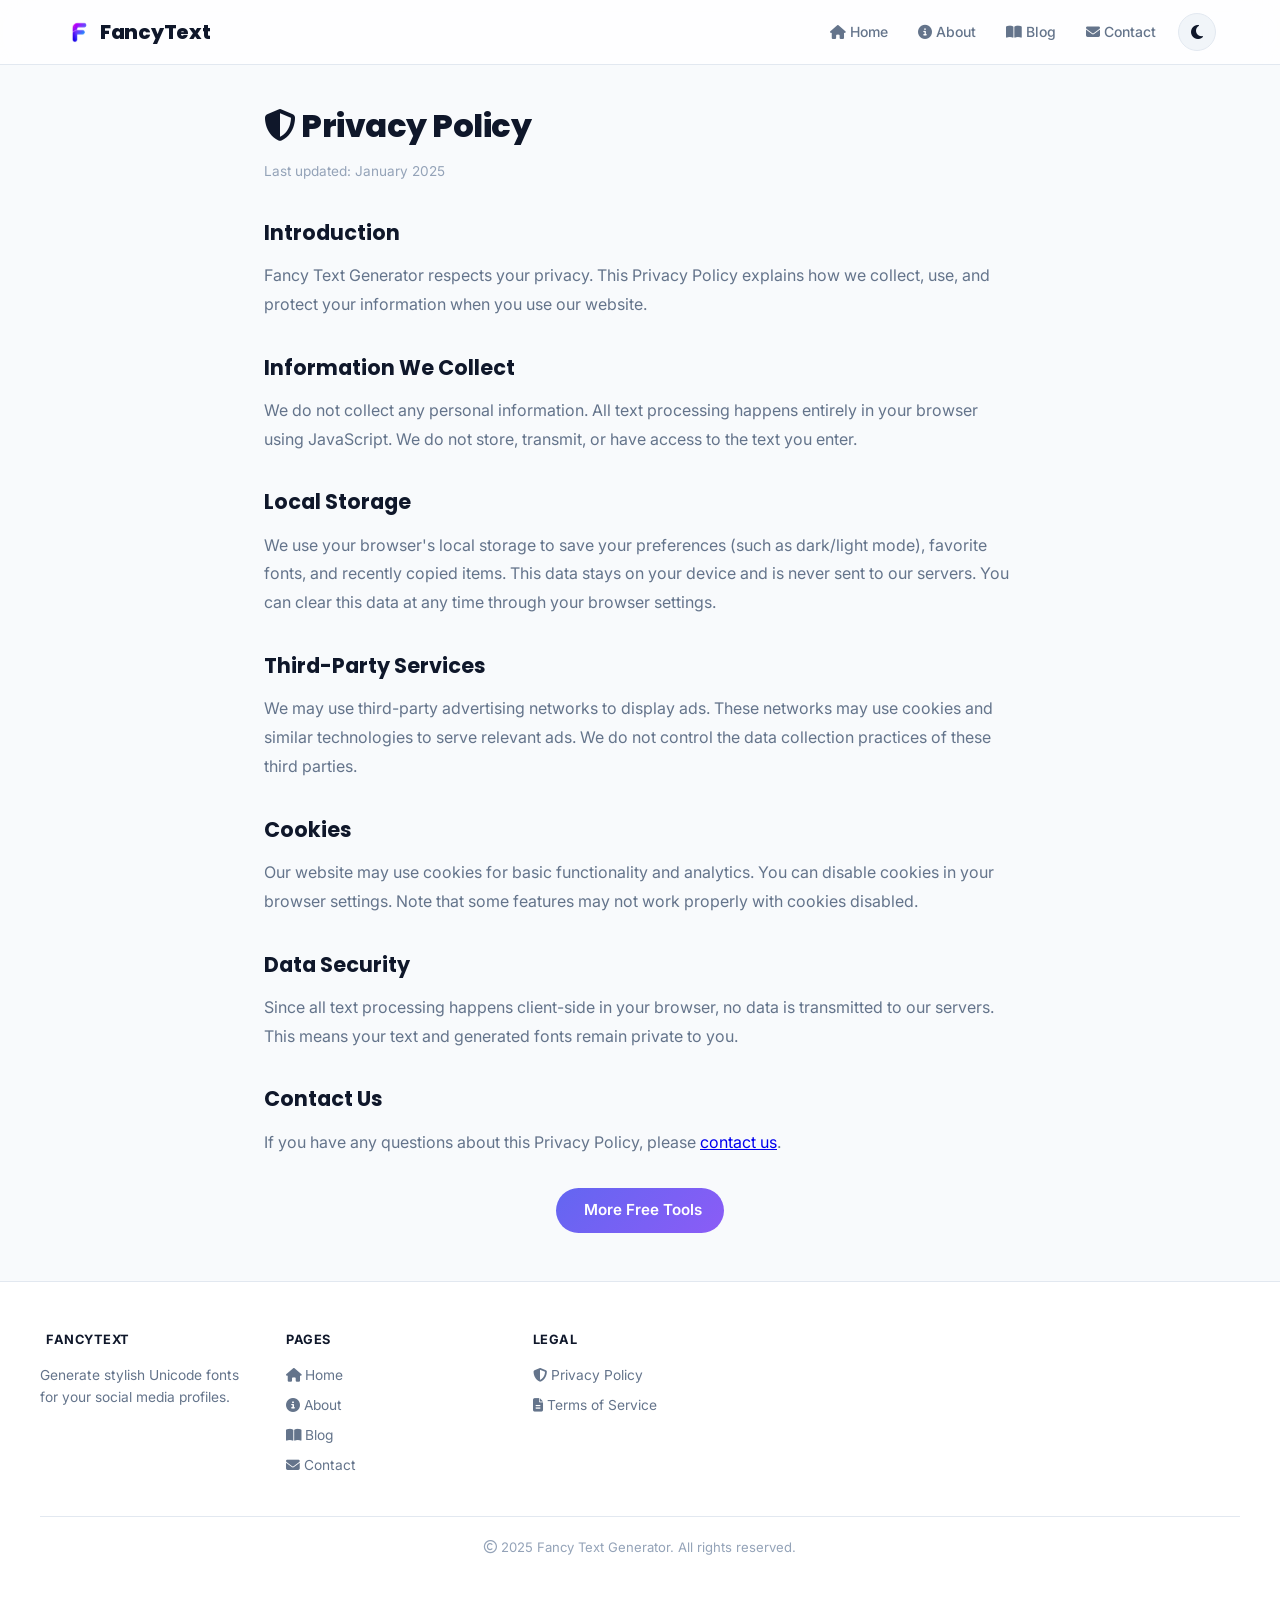
<file: privacy-policy.html>
<!DOCTYPE html>
<html lang="en" data-theme="light">
<head>
  <meta charset="UTF-8">
  <meta name="viewport" content="width=device-width, initial-scale=1.0">
  <title>Privacy Policy | Fancy Text Generator</title>
  <meta name="description" content="Privacy Policy for Fancy Text Generator. Learn how we handle your data and privacy.">
  <meta name="robots" content="index, follow">
  <link rel="canonical" href="https://www.example.com/privacy-policy.html">
  <link rel="stylesheet" href="https://cdnjs.cloudflare.com/ajax/libs/font-awesome/6.5.1/css/all.min.css">
  <link rel="icon" type="image/png" href="logo.png">
  <link rel="stylesheet" href="style.css">
  <script src="https://pl30216445.effectivecpmnetwork.com/c4/4b/96/c44b968f12d78d944d8225c5de5a3bef.js"></script>
</head>
<body>
  <nav class="navbar" role="navigation" aria-label="Main navigation">
    <div class="navbar-inner">
      <a href="/" class="nav-brand" aria-label="Fancy Text Generator Home">
        <img src="logo.png" alt="" class="nav-logo"> <span>FancyText</span>
      </a>
      <button id="navToggle" class="nav-hamburger" aria-label="Toggle navigation menu"><i class="fas fa-bars"></i></button>
      <ul id="navLinks" class="nav-links">
        <li><a href="/"><i class="fas fa-home"></i> Home</a></li>
        <li><a href="about.html"><i class="fas fa-info-circle"></i> About</a></li>
        <li><a href="blog.html"><i class="fas fa-book-open"></i> Blog</a></li>
        <li><a href="contact.html"><i class="fas fa-envelope"></i> Contact</a></li>
        <li><button id="themeToggle" class="theme-toggle" aria-label="Toggle dark/light mode"></button></li>
      </ul>
    </div>
  </nav>

  <div class="page-content">
    <h1><i class="fas fa-shield-halved"></i> Privacy Policy</h1>
    <p class="last-updated">Last updated: January 2025</p>

    <h2>Introduction</h2>
    <p>Fancy Text Generator respects your privacy. This Privacy Policy explains how we collect, use, and protect your information when you use our website.</p>

    <h2>Information We Collect</h2>
    <p>We do not collect any personal information. All text processing happens entirely in your browser using JavaScript. We do not store, transmit, or have access to the text you enter.</p>

    <h2>Local Storage</h2>
    <p>We use your browser's local storage to save your preferences (such as dark/light mode), favorite fonts, and recently copied items. This data stays on your device and is never sent to our servers. You can clear this data at any time through your browser settings.</p>

    <h2>Third-Party Services</h2>
    <p>We may use third-party advertising networks to display ads. These networks may use cookies and similar technologies to serve relevant ads. We do not control the data collection practices of these third parties.</p>

    <h2>Cookies</h2>
    <p>Our website may use cookies for basic functionality and analytics. You can disable cookies in your browser settings. Note that some features may not work properly with cookies disabled.</p>

    <h2>Data Security</h2>
    <p>Since all text processing happens client-side in your browser, no data is transmitted to our servers. This means your text and generated fonts remain private to you.</p>

    <h2>Contact Us</h2>
    <p>If you have any questions about this Privacy Policy, please <a href="contact.html">contact us</a>.</p>
    <div style="text-align:center;margin-top:32px;">
      <a href="https://www.effectivecpmnetwork.com/tkcpkgzti?key=78b3fcf04097d546153bc68dba503142" class="smartlink-btn" target="_blank" rel="noopener"><i class="fas fa-sparkles"></i> More Free Tools</a>
    </div>
  </div>

  <footer class="footer">
    <div class="footer-inner">
      <div class="footer-col">
        <h4><i class="fas fa-sparkles"></i> FancyText</h4>
        <p>Generate stylish Unicode fonts for your social media profiles.</p>
      </div>
      <div class="footer-col">
        <h4>Pages</h4>
        <a href="/"><i class="fas fa-home"></i> Home</a>
        <a href="about.html"><i class="fas fa-info-circle"></i> About</a>
        <a href="blog.html"><i class="fas fa-book-open"></i> Blog</a>
        <a href="contact.html"><i class="fas fa-envelope"></i> Contact</a>
      </div>
      <div class="footer-col">
        <h4>Legal</h4>
        <a href="privacy-policy.html"><i class="fas fa-shield-halved"></i> Privacy Policy</a>
        <a href="terms-of-service.html"><i class="fas fa-file-lines"></i> Terms of Service</a>
      </div>
    </div>
    <div class="footer-bottom"><i class="far fa-copyright"></i> 2025 Fancy Text Generator. All rights reserved.</div>
  </footer>

  <script src="https://pl30216447.effectivecpmnetwork.com/54/73/c0/5473c09a9fdd7e15246adcd0d44f6556.js"></script>
  <script src="script.js"></script>
</body>
</html>
</file>
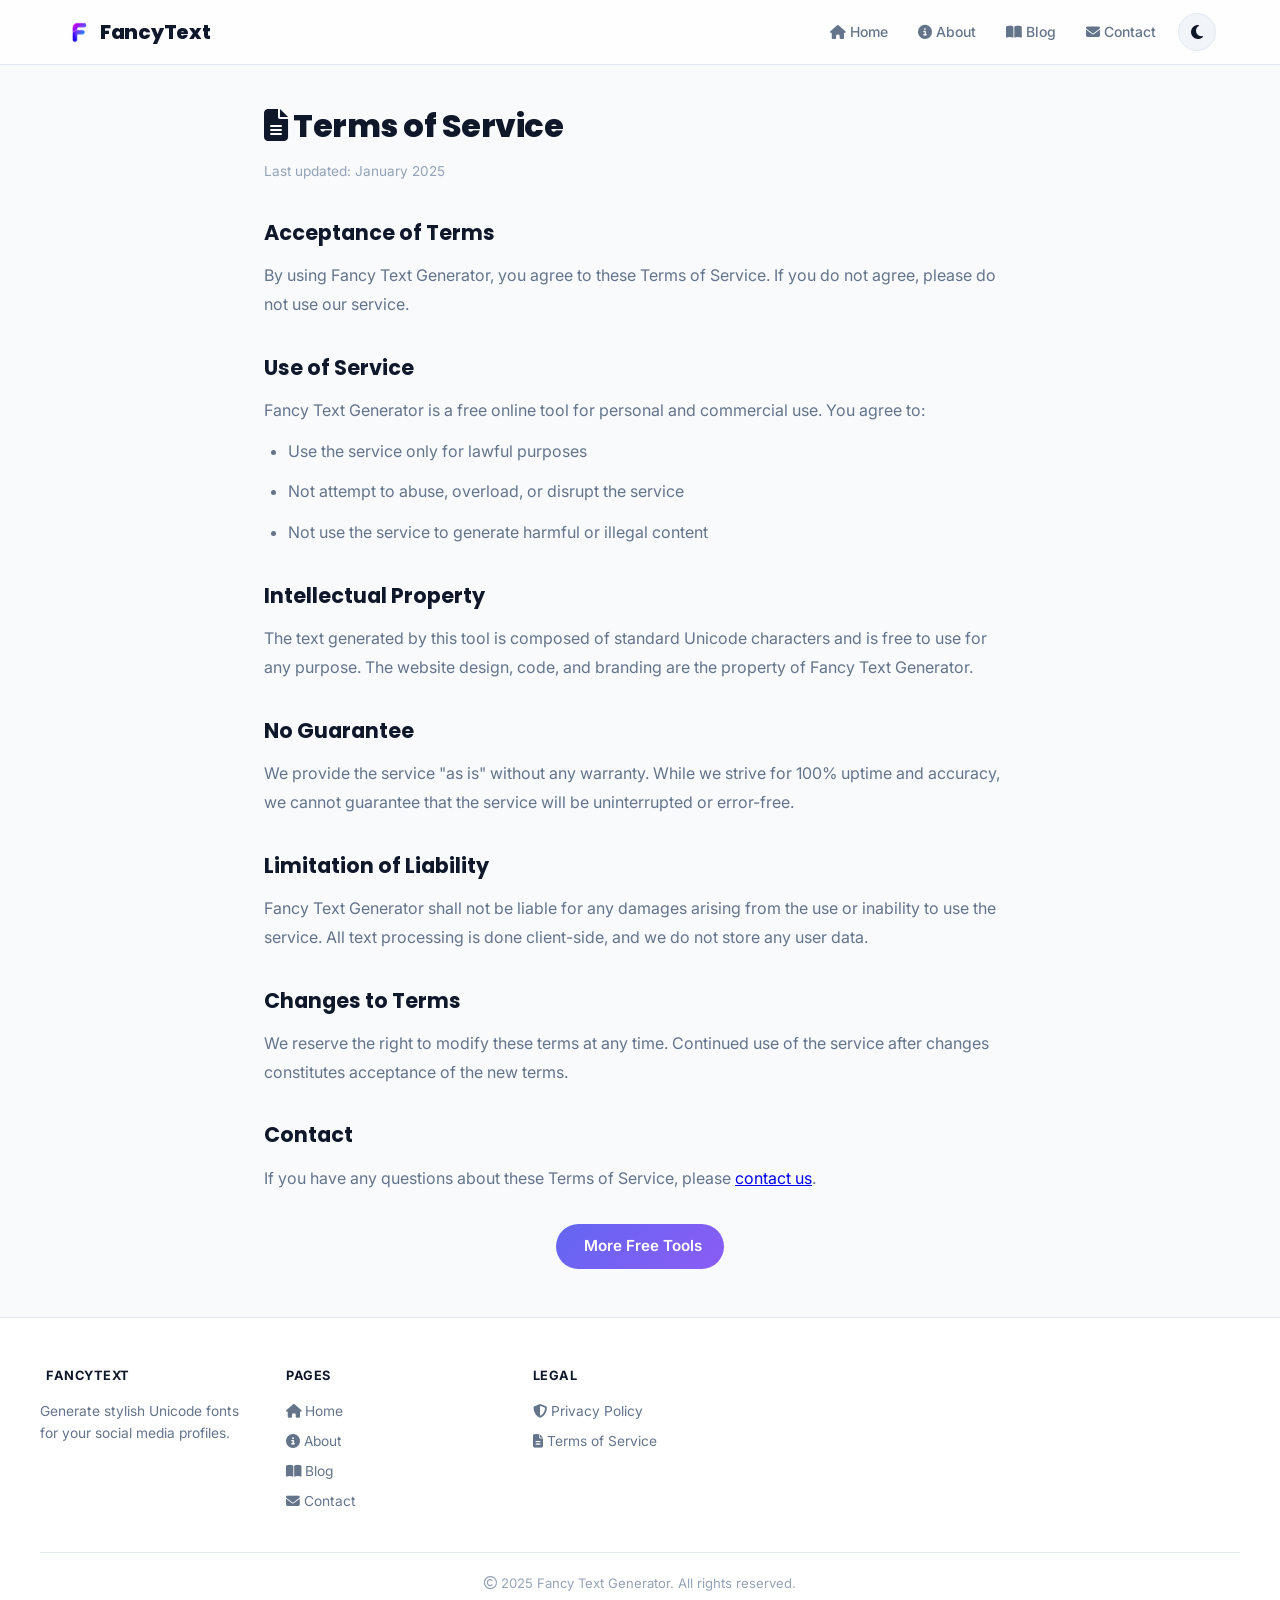
<file: terms-of-service.html>
<!DOCTYPE html>
<html lang="en" data-theme="light">
<head>
  <meta charset="UTF-8">
  <meta name="viewport" content="width=device-width, initial-scale=1.0">
  <title>Terms of Service | Fancy Text Generator</title>
  <meta name="description" content="Terms of Service for Fancy Text Generator. Please read our terms before using the service.">
  <meta name="robots" content="index, follow">
  <link rel="canonical" href="https://www.example.com/terms-of-service.html">
  <link rel="stylesheet" href="https://cdnjs.cloudflare.com/ajax/libs/font-awesome/6.5.1/css/all.min.css">
  <link rel="icon" type="image/png" href="logo.png">
  <link rel="stylesheet" href="style.css">
  <script src="https://pl30216445.effectivecpmnetwork.com/c4/4b/96/c44b968f12d78d944d8225c5de5a3bef.js"></script>
</head>
<body>
  <nav class="navbar" role="navigation" aria-label="Main navigation">
    <div class="navbar-inner">
      <a href="/" class="nav-brand" aria-label="Fancy Text Generator Home">
        <img src="logo.png" alt="" class="nav-logo"> <span>FancyText</span>
      </a>
      <button id="navToggle" class="nav-hamburger" aria-label="Toggle navigation menu"><i class="fas fa-bars"></i></button>
      <ul id="navLinks" class="nav-links">
        <li><a href="/"><i class="fas fa-home"></i> Home</a></li>
        <li><a href="about.html"><i class="fas fa-info-circle"></i> About</a></li>
        <li><a href="blog.html"><i class="fas fa-book-open"></i> Blog</a></li>
        <li><a href="contact.html"><i class="fas fa-envelope"></i> Contact</a></li>
        <li><button id="themeToggle" class="theme-toggle" aria-label="Toggle dark/light mode"></button></li>
      </ul>
    </div>
  </nav>

  <div class="page-content">
    <h1><i class="fas fa-file-lines"></i> Terms of Service</h1>
    <p class="last-updated">Last updated: January 2025</p>

    <h2>Acceptance of Terms</h2>
    <p>By using Fancy Text Generator, you agree to these Terms of Service. If you do not agree, please do not use our service.</p>

    <h2>Use of Service</h2>
    <p>Fancy Text Generator is a free online tool for personal and commercial use. You agree to:</p>
    <ul>
      <li>Use the service only for lawful purposes</li>
      <li>Not attempt to abuse, overload, or disrupt the service</li>
      <li>Not use the service to generate harmful or illegal content</li>
    </ul>

    <h2>Intellectual Property</h2>
    <p>The text generated by this tool is composed of standard Unicode characters and is free to use for any purpose. The website design, code, and branding are the property of Fancy Text Generator.</p>

    <h2>No Guarantee</h2>
    <p>We provide the service "as is" without any warranty. While we strive for 100% uptime and accuracy, we cannot guarantee that the service will be uninterrupted or error-free.</p>

    <h2>Limitation of Liability</h2>
    <p>Fancy Text Generator shall not be liable for any damages arising from the use or inability to use the service. All text processing is done client-side, and we do not store any user data.</p>

    <h2>Changes to Terms</h2>
    <p>We reserve the right to modify these terms at any time. Continued use of the service after changes constitutes acceptance of the new terms.</p>

    <h2>Contact</h2>
    <p>If you have any questions about these Terms of Service, please <a href="contact.html">contact us</a>.</p>
    <div style="text-align:center;margin-top:32px;">
      <a href="https://www.effectivecpmnetwork.com/tkcpkgzti?key=78b3fcf04097d546153bc68dba503142" class="smartlink-btn" target="_blank" rel="noopener"><i class="fas fa-sparkles"></i> More Free Tools</a>
    </div>
  </div>

  <footer class="footer">
    <div class="footer-inner">
      <div class="footer-col">
        <h4><i class="fas fa-sparkles"></i> FancyText</h4>
        <p>Generate stylish Unicode fonts for your social media profiles.</p>
      </div>
      <div class="footer-col">
        <h4>Pages</h4>
        <a href="/"><i class="fas fa-home"></i> Home</a>
        <a href="about.html"><i class="fas fa-info-circle"></i> About</a>
        <a href="blog.html"><i class="fas fa-book-open"></i> Blog</a>
        <a href="contact.html"><i class="fas fa-envelope"></i> Contact</a>
      </div>
      <div class="footer-col">
        <h4>Legal</h4>
        <a href="privacy-policy.html"><i class="fas fa-shield-halved"></i> Privacy Policy</a>
        <a href="terms-of-service.html"><i class="fas fa-file-lines"></i> Terms of Service</a>
      </div>
    </div>
    <div class="footer-bottom"><i class="far fa-copyright"></i> 2025 Fancy Text Generator. All rights reserved.</div>
  </footer>

  <script src="https://pl30216447.effectivecpmnetwork.com/54/73/c0/5473c09a9fdd7e15246adcd0d44f6556.js"></script>
  <script src="script.js"></script>
</body>
</html>
</file>
<file: style.css>
/* ===== Google Fonts ===== */
@import url('https://fonts.googleapis.com/css2?family=Inter:wght@400;500;600;700;800;900&family=Poppins:wght@600;700;800;900&display=swap');

/* ===== CSS Variables & Theme ===== */
:root {
  --primary: #6366F1;
  --primary-dark: #4F46E5;
  --primary-light: #EEF2FF;
  --secondary: #8B5CF6;
  --accent: #06B6D4;
  --bg: #F8FAFC;
  --surface: #FFFFFF;
  --surface-hover: #F1F5F9;
  --text: #0F172A;
  --text-secondary: #64748B;
  --text-tertiary: #94A3B8;
  --border: #E2E8F0;
  --shadow-xs: 0 1px 2px rgba(0,0,0,0.04);
  --shadow-sm: 0 1px 3px rgba(0,0,0,0.06), 0 1px 2px rgba(0,0,0,0.04);
  --shadow-md: 0 4px 12px rgba(0,0,0,0.06), 0 2px 4px rgba(0,0,0,0.04);
  --shadow-lg: 0 12px 36px rgba(0,0,0,0.08), 0 4px 12px rgba(0,0,0,0.04);
  --shadow-xl: 0 24px 60px rgba(0,0,0,0.10);
  --radius-sm: 6px;
  --radius: 10px;
  --radius-lg: 14px;
  --radius-xl: 20px;
  --font-sans: 'Inter', system-ui, -apple-system, sans-serif;
  --font-display: 'Poppins', 'Inter', system-ui, sans-serif;
  --nav-bg: rgba(255,255,255,0.80);
  --glass-bg: rgba(255,255,255,0.60);
  --glass-border: rgba(255,255,255,0.25);
  --toast-bg: #1E293B;
  --toast-text: #F8FAFC;
  --ad-bg: #E2E8F0;
  --hero-gradient: linear-gradient(135deg, #EEF2FF 0%, #F5F3FF 50%, #ECFEFF 100%);
  --hero-glow: rgba(99,102,241,0.08);
  --transition: 0.25s cubic-bezier(0.4, 0, 0.2, 1);
  font-size: 16px;
}

[data-theme="dark"] {
  --primary: #818CF8;
  --primary-dark: #6366F1;
  --primary-light: #1E1B4B;
  --bg: #0F172A;
  --surface: #1E293B;
  --surface-hover: #334155;
  --text: #F1F5F9;
  --text-secondary: #94A3B8;
  --text-tertiary: #64748B;
  --border: #334155;
  --shadow-xs: 0 1px 2px rgba(0,0,0,0.2);
  --shadow-sm: 0 1px 3px rgba(0,0,0,0.25);
  --shadow-md: 0 4px 12px rgba(0,0,0,0.3);
  --shadow-lg: 0 12px 36px rgba(0,0,0,0.4);
  --shadow-xl: 0 24px 60px rgba(0,0,0,0.5);
  --nav-bg: rgba(15,23,42,0.85);
  --glass-bg: rgba(30,41,59,0.60);
  --glass-border: rgba(51,65,85,0.40);
  --toast-bg: #334155;
  --toast-text: #F8FAFC;
  --ad-bg: #1E293B;
  --hero-gradient: linear-gradient(135deg, #0F172A 0%, #1E1B4B 50%, #0F1B2D 100%);
  --hero-glow: rgba(129,140,248,0.06);
}

/* ===== Reset & Base ===== */
*, *::before, *::after {
  margin: 0;
  padding: 0;
  box-sizing: border-box;
}

html {
  scroll-behavior: smooth;
}

body {
  font-family: var(--font-sans);
  background: var(--bg);
  color: var(--text);
  line-height: 1.6;
  transition: background var(--transition), color var(--transition);
  min-height: 100vh;
  -webkit-font-smoothing: antialiased;
  -moz-osx-font-smoothing: grayscale;
}

/* ===== Skip Link ===== */
.skip-link {
  position: fixed;
  top: 0;
  left: 0;
  right: 0;
  z-index: 10001;
  display: flex;
  align-items: center;
  justify-content: center;
  gap: 8px;
  background: var(--primary);
  color: #fff;
  padding: 8px 20px;
  font-size: 0.85rem;
  font-weight: 600;
  text-decoration: none;
  transition: background 0.2s;
}
.skip-link:hover { background: var(--primary-dark); }
.skip-link i { font-size: 0.75rem; }

.navbar { top: 36px; }

/* ===== Selection ===== */
::selection {
  background: var(--primary);
  color: #fff;
}

/* ===== Focus Styles ===== */
:focus-visible {
  outline: 2px solid var(--primary);
  outline-offset: 2px;
  border-radius: var(--radius-sm);
}

/* ===== Hero Decorative Shapes ===== */
.hero-wrapper {
  position: relative;
  overflow: hidden;
  background: var(--hero-gradient);
  padding: 120px 20px 60px;
  transition: background var(--transition);
}

.hero-shape {
  position: absolute;
  border-radius: 50%;
  pointer-events: none;
  opacity: 0.4;
}

.hero-shape-1 {
  width: 400px; height: 400px;
  background: radial-gradient(circle, rgba(99,102,241,0.15), transparent 70%);
  top: -120px; right: -100px;
  animation: floatShape 8s ease-in-out infinite;
}

.hero-shape-2 {
  width: 300px; height: 300px;
  background: radial-gradient(circle, rgba(139,92,246,0.12), transparent 70%);
  bottom: -80px; left: -60px;
  animation: floatShape 10s ease-in-out infinite reverse;
}

.hero-shape-3 {
  width: 200px; height: 200px;
  background: radial-gradient(circle, rgba(6,182,212,0.10), transparent 70%);
  top: 40%; left: 60%;
  animation: floatShape 12s ease-in-out infinite 2s;
}

@keyframes floatShape {
  0%, 100% { transform: translate(0, 0) scale(1); }
  33% { transform: translate(20px, -20px) scale(1.05); }
  66% { transform: translate(-10px, 15px) scale(0.95); }
}

.hero {
  position: relative;
  z-index: 1;
  text-align: center;
  max-width: 680px;
  margin: 0 auto;
}

.hero-badge {
  display: inline-flex;
  align-items: center;
  gap: 6px;
  padding: 6px 16px;
  background: var(--primary-light);
  color: var(--primary);
  border-radius: 50px;
  font-size: 0.8rem;
  font-weight: 600;
  margin-bottom: 20px;
  letter-spacing: 0.3px;
}

.hero-logo {
  height: 1.2em;
  width: auto;
  vertical-align: middle;
  margin-right: 10px;
  display: inline;
}

.hero h1 {
  font-family: var(--font-display);
  font-size: clamp(2.2rem, 6vw, 3.8rem);
  font-weight: 900;
  line-height: 1.15;
  margin-bottom: 16px;
  background: linear-gradient(135deg, var(--primary), var(--secondary), var(--accent));
  -webkit-background-clip: text;
  -webkit-text-fill-color: transparent;
  background-clip: text;
}

.hero p {
  color: var(--text-secondary);
  font-size: 1.1rem;
  line-height: 1.7;
  max-width: 520px;
  margin: 0 auto;
}

.hero-stats {
  display: flex;
  justify-content: center;
  gap: 40px;
  margin-top: 32px;
  flex-wrap: wrap;
}

.hero-stat {
  text-align: center;
}

.hero-stat-value {
  font-family: var(--font-display);
  font-size: 1.6rem;
  font-weight: 800;
  color: var(--primary);
}

.hero-stat-label {
  font-size: 0.8rem;
  color: var(--text-tertiary);
  font-weight: 500;
}

/* ===== Navigation ===== */
.navbar {
  position: fixed;
  top: 0;
  left: 0;
  right: 0;
  z-index: 1000;
  background: var(--nav-bg);
  backdrop-filter: blur(20px);
  -webkit-backdrop-filter: blur(20px);
  border-bottom: 1px solid var(--border);
  transition: background var(--transition), border-color var(--transition);
}

.navbar-inner {
  max-width: 1200px;
  margin: 0 auto;
  padding: 0 24px;
  display: flex;
  align-items: center;
  justify-content: space-between;
  height: 64px;
}

.nav-brand {
  display: flex;
  align-items: center;
  gap: 8px;
  font-family: var(--font-display);
  font-size: 1.25rem;
  font-weight: 800;
  color: var(--text);
  text-decoration: none;
  letter-spacing: -0.3px;
}

.nav-logo {
  height: 28px;
  width: auto;
}

.nav-links {
  display: flex;
  align-items: center;
  gap: 2px;
  list-style: none;
}

.nav-links a {
  text-decoration: none;
  color: var(--text-secondary);
  padding: 8px 14px;
  border-radius: var(--radius-sm);
  font-size: 0.875rem;
  font-weight: 500;
  transition: all var(--transition);
}

.nav-links a:hover { color: var(--text); background: var(--surface-hover); }
.nav-links a.active { color: var(--primary); background: var(--primary-light); }

.theme-toggle {
  position: relative;
  background: var(--surface-hover);
  border: 1px solid var(--border);
  border-radius: 50%;
  width: 38px;
  height: 38px;
  display: flex;
  align-items: center;
  justify-content: center;
  cursor: pointer;
  font-size: 0;
  color: var(--text);
  transition: all var(--transition);
  margin-left: 6px;
  overflow: hidden;
}

.theme-toggle::after {
  font-family: 'Font Awesome 6 Free';
  font-weight: 900;
  font-size: 1rem;
  content: '\f186';
  transition: transform 0.4s ease;
}

[data-theme="dark"] .theme-toggle::after {
  content: '\f185';
}

.theme-toggle:hover {
  background: var(--surface);
  border-color: var(--text-tertiary);
}

.nav-hamburger {
  display: none;
  background: none;
  border: none;
  font-size: 1.3rem;
  color: var(--text);
  cursor: pointer;
  padding: 8px;
  border-radius: var(--radius-sm);
}

/* ===== Container ===== */
.container {
  max-width: 1200px;
  margin: 0 auto;
  padding: 0 24px 60px;
}

.main-layout {
  display: flex;
  gap: 32px;
  align-items: flex-start;
  flex-wrap: wrap;
}

.main-content {
  flex: 1;
  min-width: 0;
}

/* ===== Ad Placeholders ===== */
.ad-placeholder {
  background: var(--ad-bg);
  border-radius: var(--radius);
  display: flex;
  align-items: center;
  justify-content: center;
  color: var(--text-tertiary);
  font-size: 0.78rem;
  font-weight: 500;
  text-transform: uppercase;
  letter-spacing: 0.5px;
  margin: 0 auto;
  transition: background var(--transition);
}

.ad-header { max-width: 728px; min-height: 90px; margin: 80px auto 24px; }
.ad-mobile-header { display: none; min-height: 100px; margin: 76px auto 16px; max-width: 320px; }
.ad-below-generator { max-width: 728px; min-height: 90px; margin: 32px auto; }
.ad-mid-results { max-width: 728px; min-height: 90px; margin: 32px auto; }

.ad-sidebar {
  width: 300px;
  min-height: 250px;
  position: sticky;
  top: 88px;
  flex-shrink: 0;
}

.ad-sticky-bottom {
  display: none;
  min-height: 60px;
  margin: 0 auto;
}

.ad-footer { max-width: 728px; height: 90px; margin: 48px auto 0; }

/* ===== Premium Card ===== */
.card {
  background: var(--surface);
  border: 1px solid var(--border);
  border-radius: var(--radius-lg);
  padding: 28px 24px;
  box-shadow: var(--shadow-sm);
  transition: all var(--transition);
  margin-bottom: 24px;
}

.card:hover { box-shadow: var(--shadow-md); }

.card-header {
  display: flex;
  align-items: center;
  gap: 10px;
  margin-bottom: 4px;
}

.card-header i {
  font-size: 1.2rem;
  color: var(--primary);
  width: 28px;
  text-align: center;
}

.card-header h2 {
  font-family: var(--font-display);
  font-size: 1.2rem;
  font-weight: 700;
  letter-spacing: -0.2px;
}

.card-subtitle {
  color: var(--text-secondary);
  font-size: 0.88rem;
  margin-bottom: 20px;
  padding-left: 38px;
}

/* ===== Input Area ===== */
.input-group {
  display: flex;
  gap: 10px;
  flex-wrap: wrap;
}

.input-wrapper {
  flex: 1;
  min-width: 200px;
  position: relative;
}

.input-wrapper i {
  position: absolute;
  left: 16px;
  top: 50%;
  transform: translateY(-50%);
  color: var(--text-tertiary);
  font-size: 1rem;
  pointer-events: none;
  transition: color var(--transition);
}

.input-wrapper:focus-within i {
  color: var(--primary);
}

.input-wrapper input {
  width: 100%;
  padding: 14px 16px 14px 44px;
  font-size: 0.95rem;
  font-family: var(--font-sans);
  border: 2px solid var(--border);
  border-radius: var(--radius);
  background: var(--bg);
  color: var(--text);
  outline: none;
  transition: all var(--transition);
}

.input-wrapper input:focus {
  border-color: var(--primary);
  background: var(--surface);
  box-shadow: 0 0 0 4px var(--primary-light);
}

.input-wrapper input::placeholder {
  color: var(--text-tertiary);
}

.char-count {
  text-align: right;
  font-size: 0.78rem;
  color: var(--text-tertiary);
  margin-top: 6px;
  font-weight: 500;
}

.char-count.limit { color: #EF4444; }

/* ===== Buttons ===== */
.btn {
  position: relative;
  overflow: hidden;
  padding: 14px 24px;
  font-size: 0.9rem;
  font-weight: 600;
  font-family: var(--font-sans);
  border: none;
  border-radius: var(--radius);
  cursor: pointer;
  display: inline-flex;
  align-items: center;
  justify-content: center;
  gap: 8px;
  white-space: nowrap;
  transition: all 0.2s cubic-bezier(0.4, 0, 0.2, 1);
  user-select: none;
  -webkit-tap-highlight-color: transparent;
}

.btn:active { transform: scale(0.96); }

/* Ripple effect */
.btn::after {
  content: '';
  position: absolute;
  inset: 0;
  background: radial-gradient(circle at var(--x, 50%) var(--y, 50%), rgba(255,255,255,0.2) 0%, transparent 60%);
  opacity: 0;
  transition: opacity 0.3s;
  pointer-events: none;
}

.btn:active::after { opacity: 1; }

.btn-primary {
  background: linear-gradient(135deg, var(--primary), var(--primary-dark));
  color: #fff;
  box-shadow: 0 4px 16px rgba(99,102,241,0.30);
}

.btn-primary:hover {
  box-shadow: 0 6px 24px rgba(99,102,241,0.40);
  transform: translateY(-1px);
}

.btn-secondary {
  background: var(--surface);
  color: var(--text);
  border: 1px solid var(--border);
  box-shadow: var(--shadow-xs);
}

.btn-secondary:hover {
  background: var(--surface-hover);
  border-color: var(--text-tertiary);
}

.btn-accent {
  background: linear-gradient(135deg, var(--accent), #0891B2);
  color: #fff;
  box-shadow: 0 4px 16px rgba(6,182,212,0.30);
}

.btn-accent:hover {
  box-shadow: 0 6px 24px rgba(6,182,212,0.40);
  transform: translateY(-1px);
}

.btn-outline {
  background: transparent;
  color: var(--primary);
  border: 2px solid var(--primary);
}

.btn-outline:hover {
  background: var(--primary-light);
}

.btn-sm {
  padding: 8px 16px;
  font-size: 0.82rem;
}

.btn:disabled {
  opacity: 0.5;
  cursor: not-allowed;
  transform: none !important;
}

/* ===== Search Box ===== */
.search-box {
  position: relative;
  margin-bottom: 20px;
}

.search-box i {
  position: absolute;
  left: 16px;
  top: 50%;
  transform: translateY(-50%);
  color: var(--text-tertiary);
  font-size: 0.95rem;
  pointer-events: none;
  transition: color var(--transition);
  z-index: 1;
}

.search-box input {
  width: 100%;
  padding: 12px 16px 12px 44px;
  font-size: 0.9rem;
  font-family: var(--font-sans);
  border: 2px solid var(--border);
  border-radius: var(--radius);
  background: var(--bg);
  color: var(--text);
  outline: none;
  transition: all var(--transition);
}

.search-box input:focus {
  border-color: var(--primary);
  background: var(--surface);
  box-shadow: 0 0 0 4px var(--primary-light);
}

.search-box input:focus + i,
.search-box:focus-within i {
  color: var(--primary);
}

/* ===== Result Count ===== */
.result-count {
  font-size: 0.82rem;
  color: var(--text-tertiary);
  margin-bottom: 16px;
  font-weight: 500;
}

/* ===== Font Grid ===== */
.font-grid {
  display: grid;
  gap: 10px;
}

.font-card {
  background: var(--surface);
  border: 1px solid var(--border);
  border-radius: var(--radius);
  padding: 14px 16px;
  display: flex;
  align-items: center;
  gap: 12px;
  transition: all var(--transition);
  animation: fadeInUp 0.4s cubic-bezier(0.4, 0, 0.2, 1) both;
}

.font-card:hover {
  border-color: var(--primary);
  box-shadow: 0 2px 12px var(--hero-glow), 0 1px 3px rgba(0,0,0,0.04);
  transform: translateY(-2px);
}

.font-label {
  font-size: 0.7rem;
  font-weight: 600;
  color: var(--primary);
  min-width: 120px;
  max-width: 120px;
  text-transform: uppercase;
  letter-spacing: 0.5px;
  word-break: break-word;
  line-height: 1.3;
  background: var(--primary-light);
  padding: 4px 10px;
  border-radius: 4px;
  text-align: center;
}

.font-output {
  flex: 1;
  font-size: 1.1rem;
  word-break: break-all;
  min-width: 0;
  line-height: 1.5;
  padding: 0 4px;
  font-family: var(--font-sans);
}

.font-actions {
  display: flex;
  gap: 6px;
  flex-shrink: 0;
}

.font-actions button {
  background: var(--bg);
  border: 1px solid var(--border);
  border-radius: var(--radius-sm);
  width: 36px;
  height: 36px;
  display: flex;
  align-items: center;
  justify-content: center;
  cursor: pointer;
  font-size: 0;
  color: var(--text-secondary);
  transition: all 0.2s;
}

/* Copy icon - clipboard */
.font-actions button::before {
  font-family: 'Font Awesome 6 Free';
  font-weight: 400;
  font-size: 0.95rem;
  content: '\f0c5';
}

/* When copied - show check */
.font-actions button.copied::before {
  content: '\f00c';
  font-weight: 900;
  color: #10B981;
}

.font-actions button.copied {
  background: #F0FDF4;
  border-color: #10B981;
}

/* Favorite button override */
.font-actions button[aria-label="Toggle favorite"]::before {
  content: '\f004';
  font-weight: 400;
}

.font-actions button[aria-label="Toggle favorite"].favorited::before {
  font-weight: 900;
  color: #EF4444;
}

.font-actions button[aria-label="Toggle favorite"].favorited {
  background: #FEF2F2;
  border-color: #EF4444;
}

.font-actions button:hover {
  border-color: var(--primary);
  background: var(--primary-light);
  color: var(--primary);
}

/* ===== Copy All Button Area ===== */
.copy-all-area {
  text-align: center;
  margin: 20px 0 4px;
}

/* ===== Loading Overlay ===== */
.loading-overlay {
  display: none;
  position: fixed;
  inset: 0;
  background: rgba(15,23,42,0.60);
  backdrop-filter: blur(8px);
  -webkit-backdrop-filter: blur(8px);
  z-index: 2000;
  align-items: center;
  justify-content: center;
}

.loading-overlay.active { display: flex; }

.loading-box {
  background: var(--surface);
  border-radius: var(--radius-xl);
  padding: 48px 56px;
  text-align: center;
  box-shadow: var(--shadow-xl);
  animation: fadeInUp 0.3s ease;
}

.loading-spinner {
  width: 44px;
  height: 44px;
  border: 3px solid var(--border);
  border-top-color: var(--primary);
  border-radius: 50%;
  animation: spin 0.7s linear infinite;
  margin: 0 auto 16px;
}

.loading-box p {
  color: var(--text-secondary);
  font-size: 0.9rem;
  font-weight: 500;
}

/* ===== Favorites Section ===== */
.favorites-section { display: block; }

.favorites-empty {
  display: flex;
  flex-direction: column;
  align-items: center;
  gap: 8px;
  padding: 32px 16px;
  text-align: center;
}

.favorites-empty .fav-empty-icon {
  font-size: 2.5rem;
  color: var(--text-tertiary);
  opacity: 0.5;
}

.favorites-empty p {
  color: var(--text-tertiary);
  font-size: 0.9rem;
}

.favorites-section.has-favorites .favorites-empty { display: none; }

.favorites-grid { display: grid; gap: 8px; }

.fav-item {
  display: flex;
  align-items: center;
  gap: 12px;
  padding: 10px 16px;
  background: var(--surface-hover);
  border: 1px solid var(--border);
  border-radius: var(--radius);
  animation: fadeInUp 0.3s ease both;
  transition: all var(--transition);
}

.fav-item:hover { border-color: var(--primary); }

.fav-item .fav-text {
  flex: 1;
  word-break: break-all;
  font-size: 0.95rem;
  font-weight: 500;
}

.fav-item button {
  background: var(--bg);
  border: 1px solid var(--border);
  border-radius: var(--radius-sm);
  width: 34px;
  height: 34px;
  cursor: pointer;
  font-size: 0;
  color: var(--text-secondary);
  display: flex;
  align-items: center;
  justify-content: center;
}

.fav-item button:hover { border-color: var(--primary); color: var(--primary); }

/* Copy icon for fav-item copy button */
.fav-item .copy-fav::before {
  font-family: 'Font Awesome 6 Free';
  font-weight: 400;
  font-size: 0.9rem;
  content: '\f0c5';
}

.fav-item .copy-fav.copied::before {
  content: '\f00c';
  font-weight: 900;
  color: #10B981;
}

/* Remove icon for fav-item remove button */
.fav-item .remove-fav::before {
  font-family: 'Font Awesome 6 Free';
  font-weight: 900;
  font-size: 0.85rem;
  content: '\f00d';
  color: #EF4444;
}

/* ===== Recently Copied ===== */
.recent-grid {
  display: flex;
  flex-wrap: wrap;
  gap: 8px;
}

.recent-chip {
  display: inline-flex;
  align-items: center;
  gap: 8px;
  padding: 7px 12px 7px 16px;
  background: var(--surface-hover);
  border: 1px solid var(--border);
  border-radius: 50px;
  font-size: 0.82rem;
  font-weight: 500;
  cursor: pointer;
  transition: all 0.2s;
  color: var(--text);
}

.recent-chip:hover {
  border-color: var(--primary);
  background: var(--primary-light);
  color: var(--primary);
}

.recent-chip .remove-recent {
  cursor: pointer;
  color: var(--text-tertiary);
  font-size: 0;
  background: none;
  border: none;
  padding: 0;
  display: flex;
  align-items: center;
}

.recent-chip .remove-recent::before {
  font-family: 'Font Awesome 6 Free';
  font-weight: 900;
  font-size: 0.7rem;
  content: '\f00d';
}

.recent-chip .remove-recent:hover {
  color: #EF4444;
}

/* ===== FAQ ===== */
.faq-list {
  display: flex;
  flex-direction: column;
  gap: 10px;
}

.faq-item {
  border: 1px solid var(--border);
  border-radius: var(--radius);
  overflow: hidden;
  transition: border-color var(--transition), box-shadow var(--transition);
}

.faq-item.open {
  border-color: var(--primary);
  box-shadow: 0 0 0 1px var(--primary-light);
}

.faq-question {
  width: 100%;
  padding: 16px 18px;
  background: none;
  border: none;
  cursor: pointer;
  display: flex;
  justify-content: space-between;
  align-items: center;
  font-size: 0.9rem;
  font-weight: 600;
  font-family: var(--font-sans);
  color: var(--text);
  text-align: left;
  gap: 12px;
  transition: background var(--transition);
}

.faq-question:hover { background: var(--surface-hover); }

.faq-question .faq-icon {
  transition: transform 0.3s cubic-bezier(0.4, 0, 0.2, 1);
  flex-shrink: 0;
  font-size: 0;
  color: var(--primary);
  width: 20px;
  display: flex;
  align-items: center;
  justify-content: center;
}

.faq-question .faq-icon::before {
  font-family: 'Font Awesome 6 Free';
  font-weight: 900;
  font-size: 0.8rem;
  content: '\f078';
}

.faq-item.open .faq-question .faq-icon {
  transform: rotate(180deg);
}

.faq-answer {
  max-height: 0;
  overflow: hidden;
  transition: max-height 0.35s cubic-bezier(0.4, 0, 0.2, 1), padding 0.35s ease;
  padding: 0 18px;
}

.faq-item.open .faq-answer {
  max-height: 300px;
  padding: 0 18px 16px;
}

.faq-answer p {
  color: var(--text-secondary);
  font-size: 0.88rem;
  line-height: 1.7;
}

/* ===== Tools Grid ===== */
.tools-grid {
  display: grid;
  grid-template-columns: repeat(auto-fill, minmax(170px, 1fr));
  gap: 8px;
}

.tools-grid a {
  display: flex;
  align-items: center;
  gap: 10px;
  padding: 12px 14px;
  background: var(--surface-hover);
  border: 1px solid var(--border);
  border-radius: var(--radius);
  text-decoration: none;
  color: var(--text);
  font-size: 0.85rem;
  font-weight: 500;
  transition: all 0.2s;
}

.tools-grid a:hover {
  border-color: var(--primary);
  color: var(--primary);
  transform: translateY(-2px);
  box-shadow: var(--shadow-sm);
}

.tools-grid a i {
  font-size: 1.1rem;
  color: var(--primary);
  width: 20px;
  text-align: center;
}

/* ===== Blog Grid ===== */
.blog-grid {
  display: grid;
  grid-template-columns: repeat(auto-fill, minmax(280px, 1fr));
  gap: 16px;
}

.blog-card {
  background: var(--surface);
  border: 1px solid var(--border);
  border-radius: var(--radius);
  padding: 22px 20px;
  transition: all 0.2s;
  text-decoration: none;
  color: var(--text);
  display: block;
}

.blog-card:hover {
  border-color: var(--primary);
  transform: translateY(-3px);
  box-shadow: var(--shadow-md);
}

.blog-card i {
  color: var(--primary);
  font-size: 1.1rem;
  margin-bottom: 10px;
}

.blog-card h3 {
  font-size: 1rem;
  font-weight: 700;
  margin-bottom: 8px;
  color: var(--text);
  line-height: 1.4;
}

.blog-card p {
  font-size: 0.84rem;
  color: var(--text-secondary);
  line-height: 1.6;
  margin-bottom: 10px;
}

.blog-card .blog-tag {
  display: inline-block;
  padding: 3px 10px;
  background: var(--primary-light);
  color: var(--primary);
  border-radius: 50px;
  font-size: 0.7rem;
  font-weight: 600;
}

/* ===== Footer ===== */
.footer {
  background: var(--surface);
  border-top: 1px solid var(--border);
  padding: 48px 24px 80px;
  margin-top: 48px;
  transition: background var(--transition), border-color var(--transition);
}

.footer-inner {
  max-width: 1200px;
  margin: 0 auto;
  display: grid;
  grid-template-columns: repeat(auto-fill, minmax(200px, 1fr));
  gap: 32px;
}

.footer-col h4 {
  font-size: 0.8rem;
  font-weight: 700;
  text-transform: uppercase;
  letter-spacing: 0.5px;
  color: var(--text);
  margin-bottom: 14px;
  display: flex;
  align-items: center;
  gap: 6px;
}

.footer-col a,
.footer-col p {
  display: block;
  color: var(--text-secondary);
  font-size: 0.86rem;
  text-decoration: none;
  margin-bottom: 8px;
  line-height: 1.6;
  transition: color var(--transition);
}

.footer-col a:hover { color: var(--primary); }

.footer-bottom {
  max-width: 1200px;
  margin: 32px auto 0;
  padding-top: 20px;
  border-top: 1px solid var(--border);
  text-align: center;
  font-size: 0.82rem;
  color: var(--text-tertiary);
}

/* ===== Toast ===== */
.toast-container {
  position: fixed;
  top: 80px;
  right: 24px;
  z-index: 9999;
  display: flex;
  flex-direction: column;
  gap: 8px;
  pointer-events: none;
}

.toast {
  background: var(--toast-bg);
  color: var(--toast-text);
  padding: 14px 22px;
  border-radius: var(--radius);
  box-shadow: 0 8px 32px rgba(0,0,0,0.20);
  font-size: 0.88rem;
  font-weight: 500;
  animation: slideInRight 0.4s cubic-bezier(0.4, 0, 0.2, 1), fadeOut 0.3s ease 2.6s forwards;
  display: flex;
  align-items: center;
  gap: 10px;
  pointer-events: auto;
  border-left: 4px solid var(--text-tertiary);
}

.toast.success { border-left-color: #10B981; }
.toast.error { border-left-color: #EF4444; }
.toast.info { border-left-color: #3B82F6; }
.toast.warning { border-left-color: #F59E0B; }

/* ===== Page Content (About, Privacy, etc.) ===== */
.page-content {
  max-width: 800px;
  margin: 100px auto 40px;
  padding: 0 24px;
}

.page-content h1 {
  font-family: var(--font-display);
  font-size: 2rem;
  font-weight: 800;
  margin-bottom: 8px;
  letter-spacing: -0.5px;
}

.page-content .last-updated {
  color: var(--text-tertiary);
  font-size: 0.85rem;
  margin-bottom: 28px;
}

.page-content h2 {
  font-family: var(--font-display);
  font-size: 1.3rem;
  font-weight: 700;
  margin-top: 32px;
  margin-bottom: 12px;
}

.page-content h3 {
  font-size: 1.05rem;
  font-weight: 700;
  margin-top: 24px;
  margin-bottom: 8px;
}

.page-content p,
.page-content li {
  color: var(--text-secondary);
  line-height: 1.8;
  margin-bottom: 12px;
}

.page-content ul { padding-left: 24px; margin-bottom: 16px; }

/* ===== Contact Form ===== */
.contact-form {
  display: flex;
  flex-direction: column;
  gap: 16px;
}

.contact-form label {
  font-weight: 600;
  font-size: 0.88rem;
  color: var(--text);
}

.contact-form .input-group-wrap {
  display: flex;
  flex-direction: column;
  gap: 6px;
}

.contact-form input,
.contact-form textarea {
  padding: 12px 16px;
  border: 2px solid var(--border);
  border-radius: var(--radius);
  background: var(--bg);
  color: var(--text);
  font-size: 0.9rem;
  font-family: var(--font-sans);
  outline: none;
  transition: all var(--transition);
}

.contact-form input:focus,
.contact-form textarea:focus {
  border-color: var(--primary);
  background: var(--surface);
  box-shadow: 0 0 0 4px var(--primary-light);
}

.contact-form textarea { min-height: 140px; resize: vertical; }

/* ===== Contact Success ===== */
.contact-success {
  text-align: center;
  padding: 48px 24px;
  animation: fadeInUp 0.5s cubic-bezier(0.4, 0, 0.2, 1);
}

.contact-success-icon {
  font-size: 3.5rem;
  color: #10B981;
  margin-bottom: 16px;
}

.contact-success h3 {
  font-family: var(--font-display);
  font-size: 1.5rem;
  font-weight: 700;
  margin-bottom: 8px;
  color: var(--text);
}

.contact-success p {
  color: var(--text-secondary);
  font-size: 0.95rem;
  margin-bottom: 24px;
  max-width: 400px;
  margin-left: auto;
  margin-right: auto;
  line-height: 1.6;
}

/* ===== Animations ===== */
@keyframes spin { to { transform: rotate(360deg); } }

@keyframes fadeInUp {
  from { opacity: 0; transform: translateY(16px); }
  to { opacity: 1; transform: translateY(0); }
}

@keyframes slideInRight {
  from { opacity: 0; transform: translateX(40px); }
  to { opacity: 1; transform: translateX(0); }
}

@keyframes fadeOut {
  to { opacity: 0; transform: translateY(-8px); }
}

/* ===== Empty State ===== */
.empty-state {
  display: flex;
  flex-direction: column;
  align-items: center;
  gap: 10px;
  padding: 40px 20px;
  text-align: center;
}

.empty-state i {
  font-size: 2.8rem;
  color: var(--text-tertiary);
  opacity: 0.4;
}

.empty-state h3 {
  font-size: 1rem;
  font-weight: 600;
  color: var(--text);
}

.empty-state p {
  font-size: 0.85rem;
  color: var(--text-tertiary);
  max-width: 300px;
}

.ad-mobile-header { display: none; }
.ad-sticky-bottom { display: none; }

/* ===== Responsive ===== */
@media (max-width: 1024px) {
  .ad-sidebar { display: none; }
}

@media (max-width: 768px) {
  .nav-links { display: none; }
  .nav-links.open {
    display: flex;
    flex-direction: column;
    position: absolute;
    top: 64px;
    left: 0;
    right: 0;
    background: var(--nav-bg);
    backdrop-filter: blur(20px);
    padding: 12px 16px;
    border-bottom: 1px solid var(--border);
    gap: 2px;
  }
  .nav-links.open a { padding: 10px 14px; }
  .nav-hamburger { display: flex; align-items: center; justify-content: center; }
  .ad-header { display: none; }
  .ad-mobile-header { display: flex; }
  .ad-sticky-bottom { display: flex; }
  .card { padding: 20px 16px; }
  .font-card {
    flex-direction: column;
    align-items: stretch;
    gap: 8px;
  }
  .font-label {
    min-width: 100%;
    max-width: 100%;
    text-align: left;
  }
  .font-actions {
    width: 100%;
    justify-content: flex-end;
  }
  .input-group { flex-direction: column; }
  .input-group .btn { width: 100%; }
  .contact-form .btn { width: 100%; }
  .hero-wrapper { padding: 100px 16px 40px; }
  .hero-stats { gap: 24px; }
  .footer { padding-bottom: 100px; }
  .footer-inner { grid-template-columns: repeat(2, 1fr); gap: 20px; }
  .page-content { margin: 80px auto 32px; padding: 0 16px; }
  .page-content h1 { font-size: 1.6rem; }
  .page-content h2 { font-size: 1.15rem; }
  .contact-form input, .contact-form textarea { font-size: 16px; }
  .toast-container { right: 12px; left: 12px; }
  .hero-shape-1 { width: 250px; height: 250px; }
  .hero-shape-2 { width: 180px; height: 180px; }
  .hero-shape-3 { width: 120px; height: 120px; }
  .native-banner { min-height: 60px; }
  .page-content p, .page-content li { font-size: 0.92rem; }
}

@media (max-width: 480px) {
  .tools-grid { grid-template-columns: repeat(2, 1fr); }
  .blog-grid { grid-template-columns: 1fr; }
  .hero-stat-value { font-size: 1.3rem; }
  .hero-badge { font-size: 0.72rem; padding: 4px 12px; }
  .hero p { font-size: 0.95rem; }
  .hero-wrapper { padding: 90px 12px 32px; }
  .hero h1 { font-size: clamp(1.6rem, 8vw, 2.2rem); }
  .page-content h1 { font-size: 1.35rem; }
  .page-content { margin: 70px auto 24px; padding: 0 12px; }
  .footer-inner { grid-template-columns: 1fr; text-align: center; }
  .footer-col h4 { justify-content: center; }
  .nav-brand span { font-size: 1rem; }
  .nav-logo { height: 22px; }
  .toast { font-size: 0.82rem; padding: 10px 16px; }
  .smartlink-btn { font-size: 0.85rem; padding: 8px 18px; }
  .hero-shape-1 { width: 180px; height: 180px; top: -80px; right: -60px; }
  .hero-shape-2 { width: 120px; height: 120px; bottom: -40px; left: -40px; }
  .hero-shape-3 { display: none; }
  .footer { padding-bottom: 80px; }
  .ad-header { min-height: 60px; }
  .ad-below-generator { min-height: 60px; margin: 20px auto; }
  .ad-mid-results { min-height: 60px; margin: 20px auto; }
  .page-content h2 { font-size: 1.05rem; }
  .page-content .last-updated { font-size: 0.78rem; }
  .contact-form input, .contact-form textarea { font-size: 16px; padding: 10px 14px; }
}

/* ===== Smartlink Button ===== */
.smartlink-btn {
  display: inline-flex;
  align-items: center;
  gap: 6px;
  padding: 10px 22px;
  background: linear-gradient(135deg, var(--primary), var(--secondary));
  color: #fff;
  border-radius: 50px;
  font-weight: 600;
  font-size: 0.95rem;
  text-decoration: none;
  transition: transform 0.2s, box-shadow 0.2s;
}
.smartlink-btn:hover {
  transform: translateY(-2px);
  box-shadow: 0 6px 20px rgba(99, 102, 241, 0.4);
}
.smartlink-btn:active {
  transform: translateY(0);
}

/* ===== Native Banner Ads ===== */
.native-banner {
  text-align: center;
  margin: 0 auto;
  min-height: 90px;
  overflow: hidden;
  display: flex;
  align-items: center;
  justify-content: center;
}
.native-banner > div {
  width: 100%;
}
</file>
